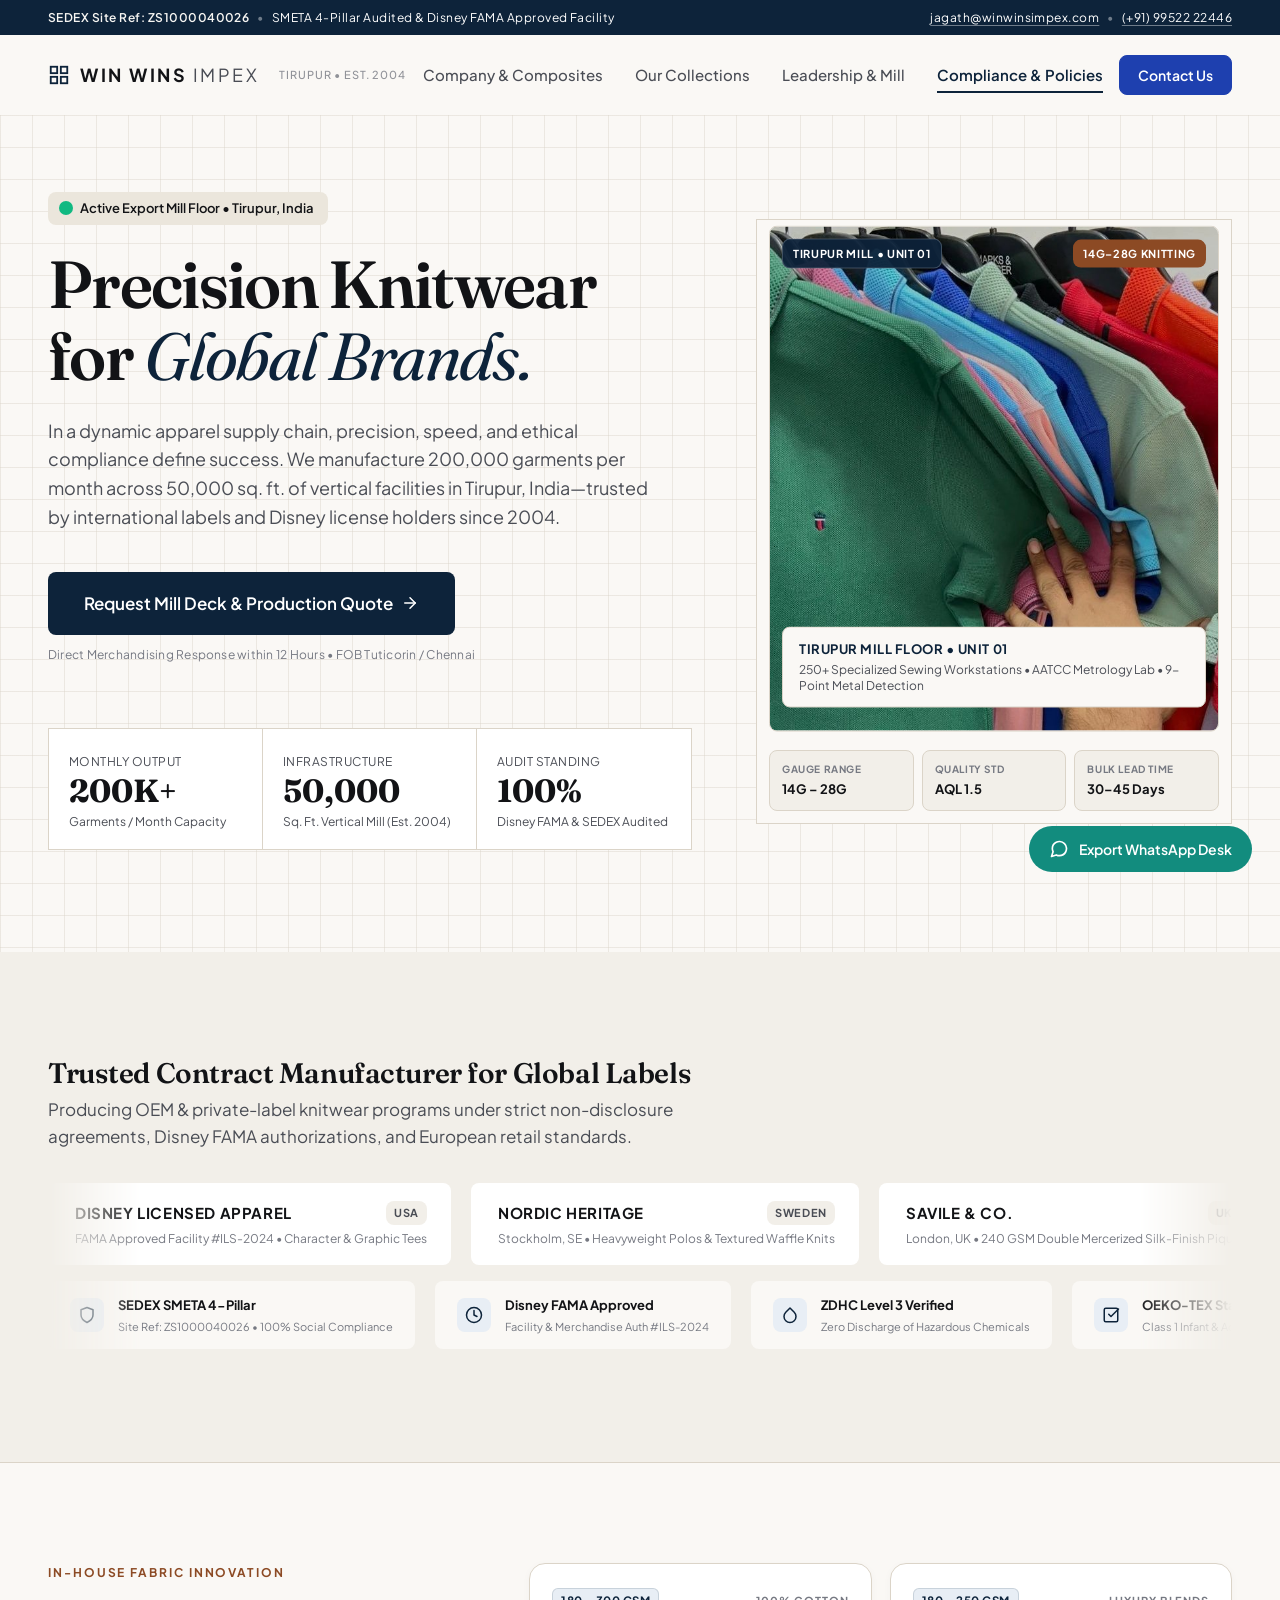
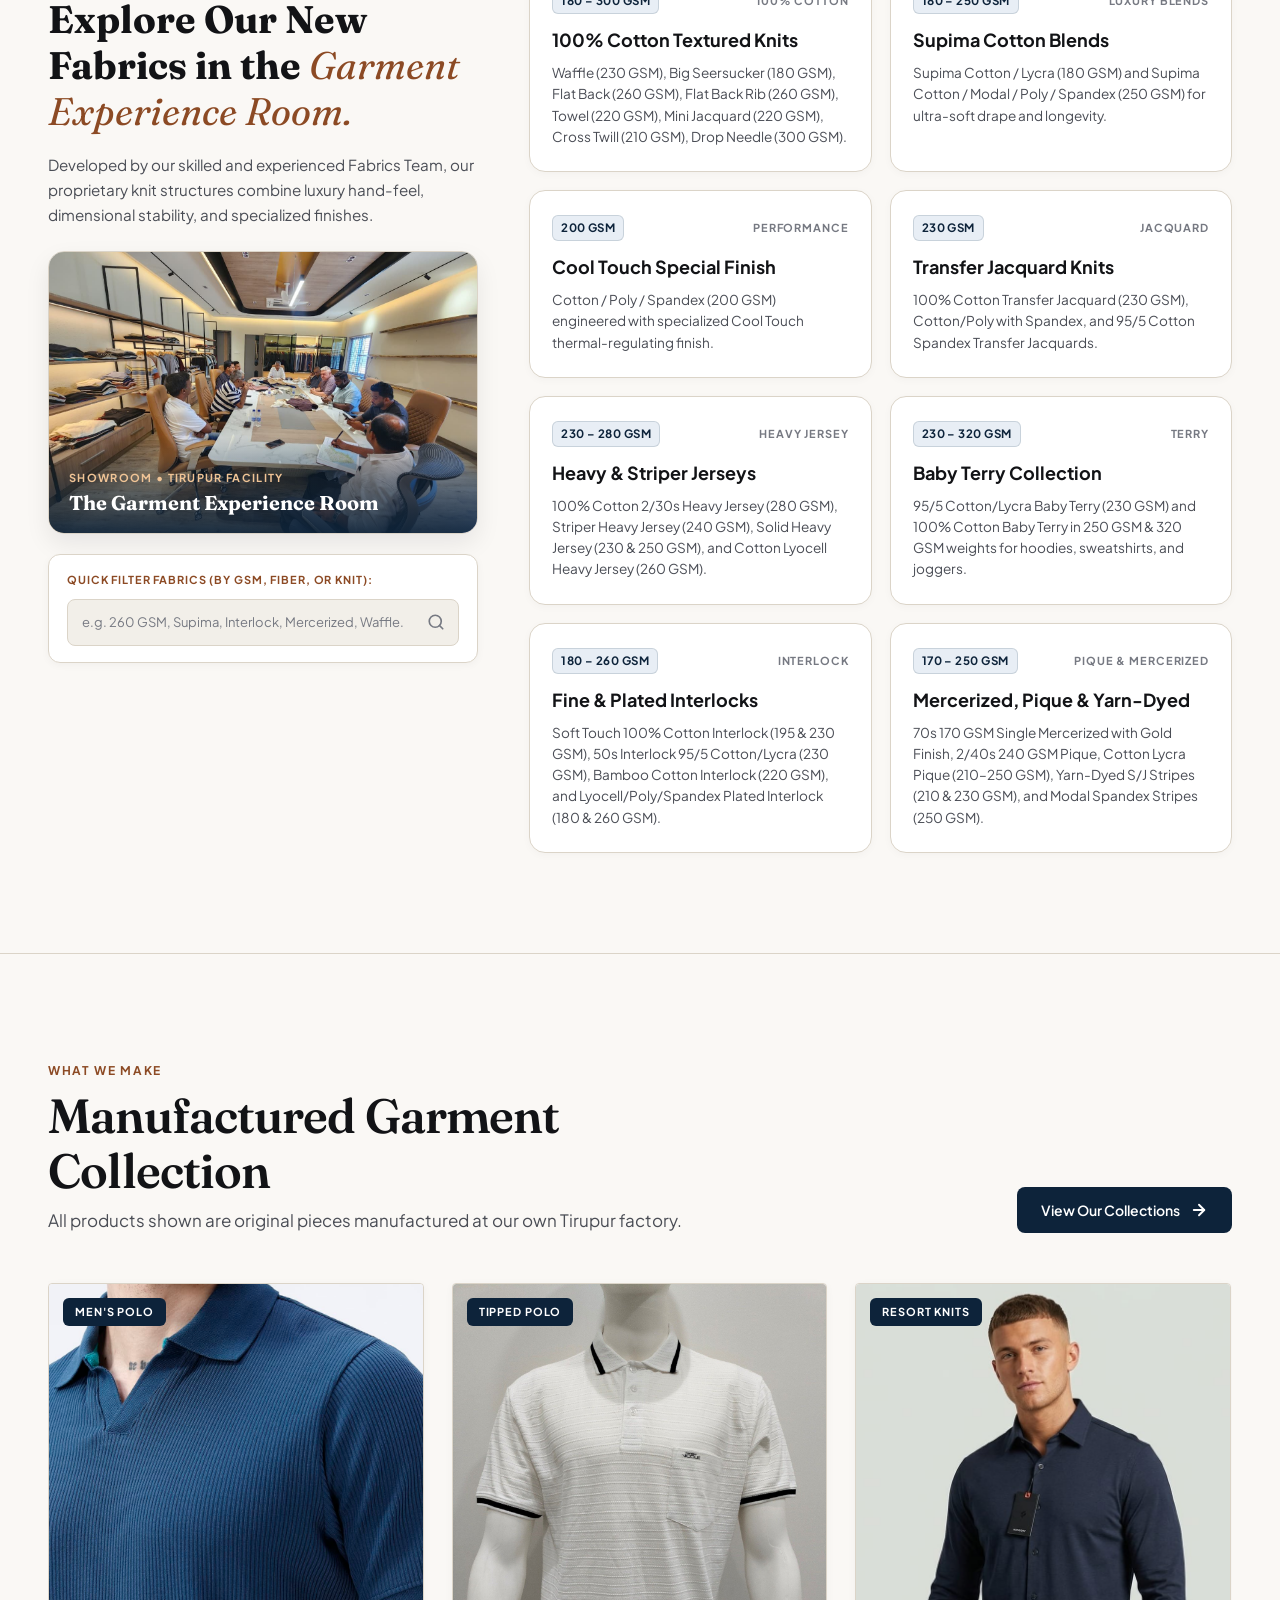
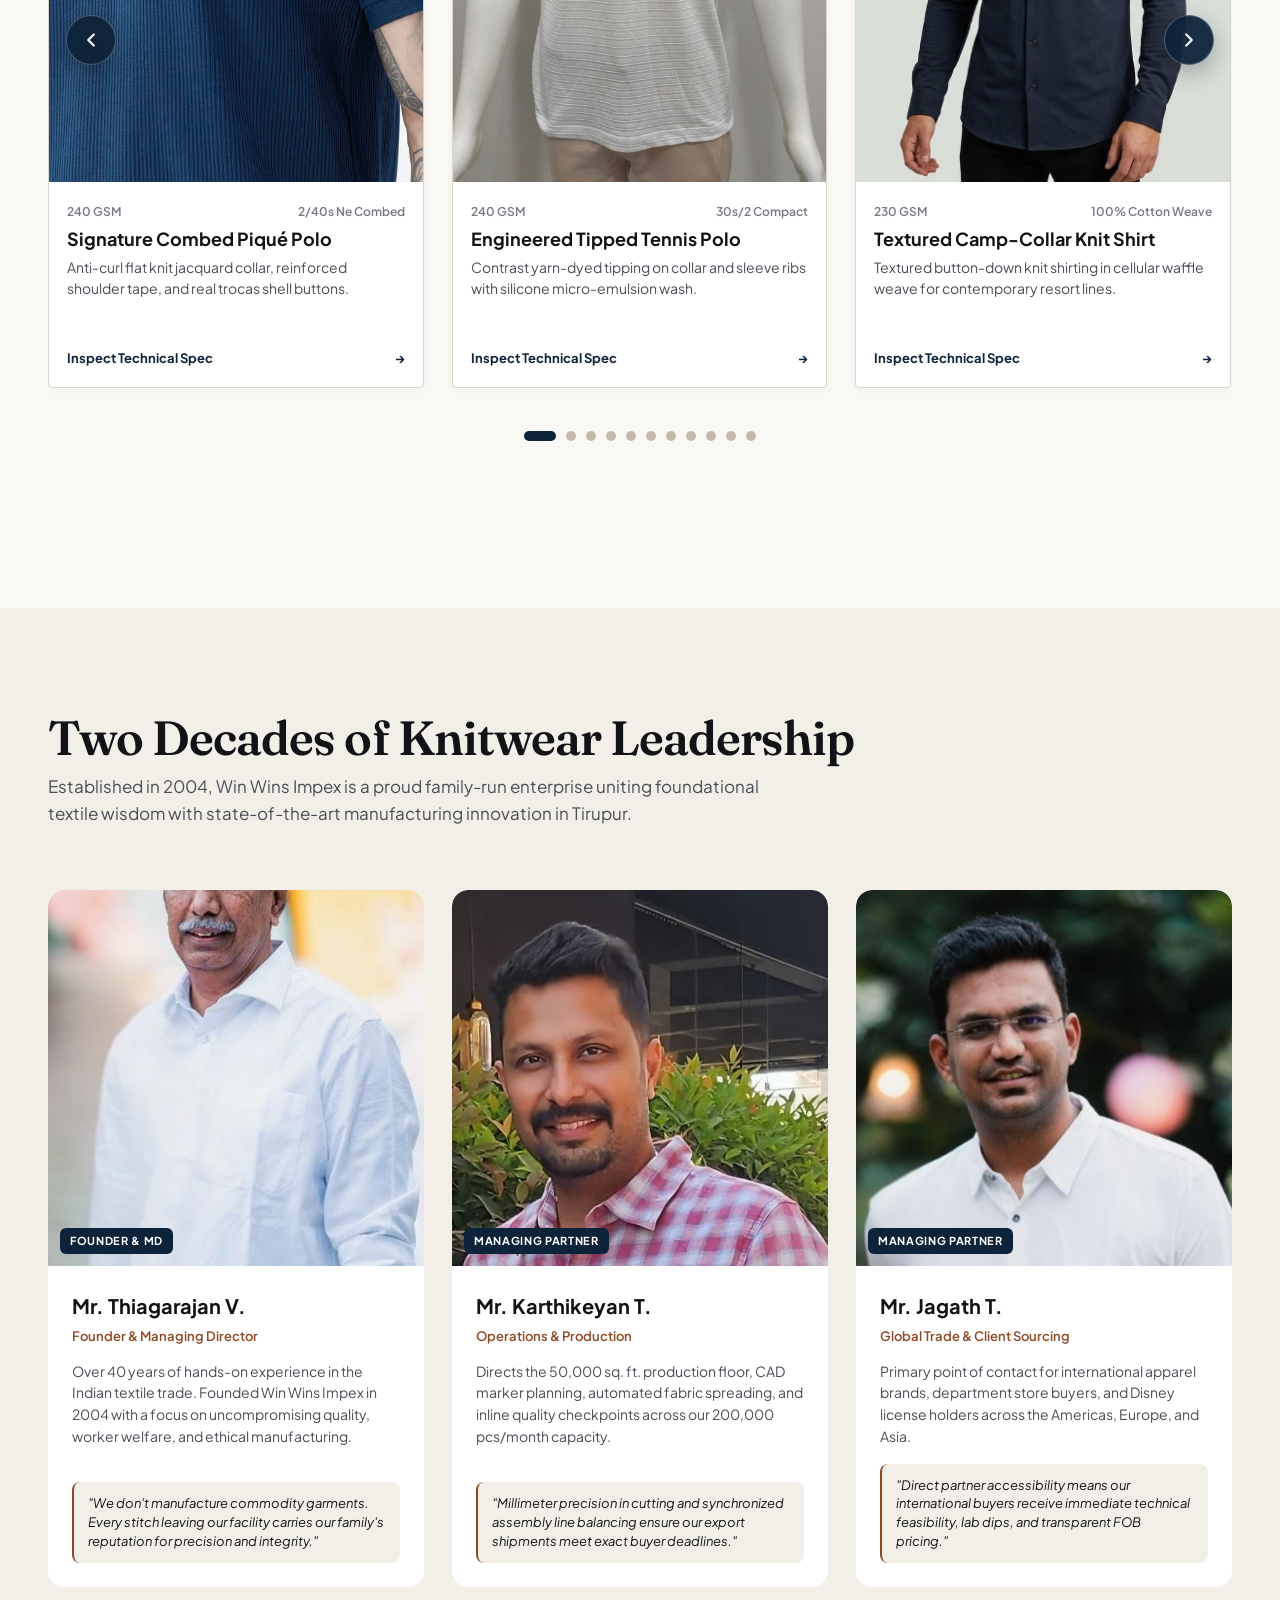
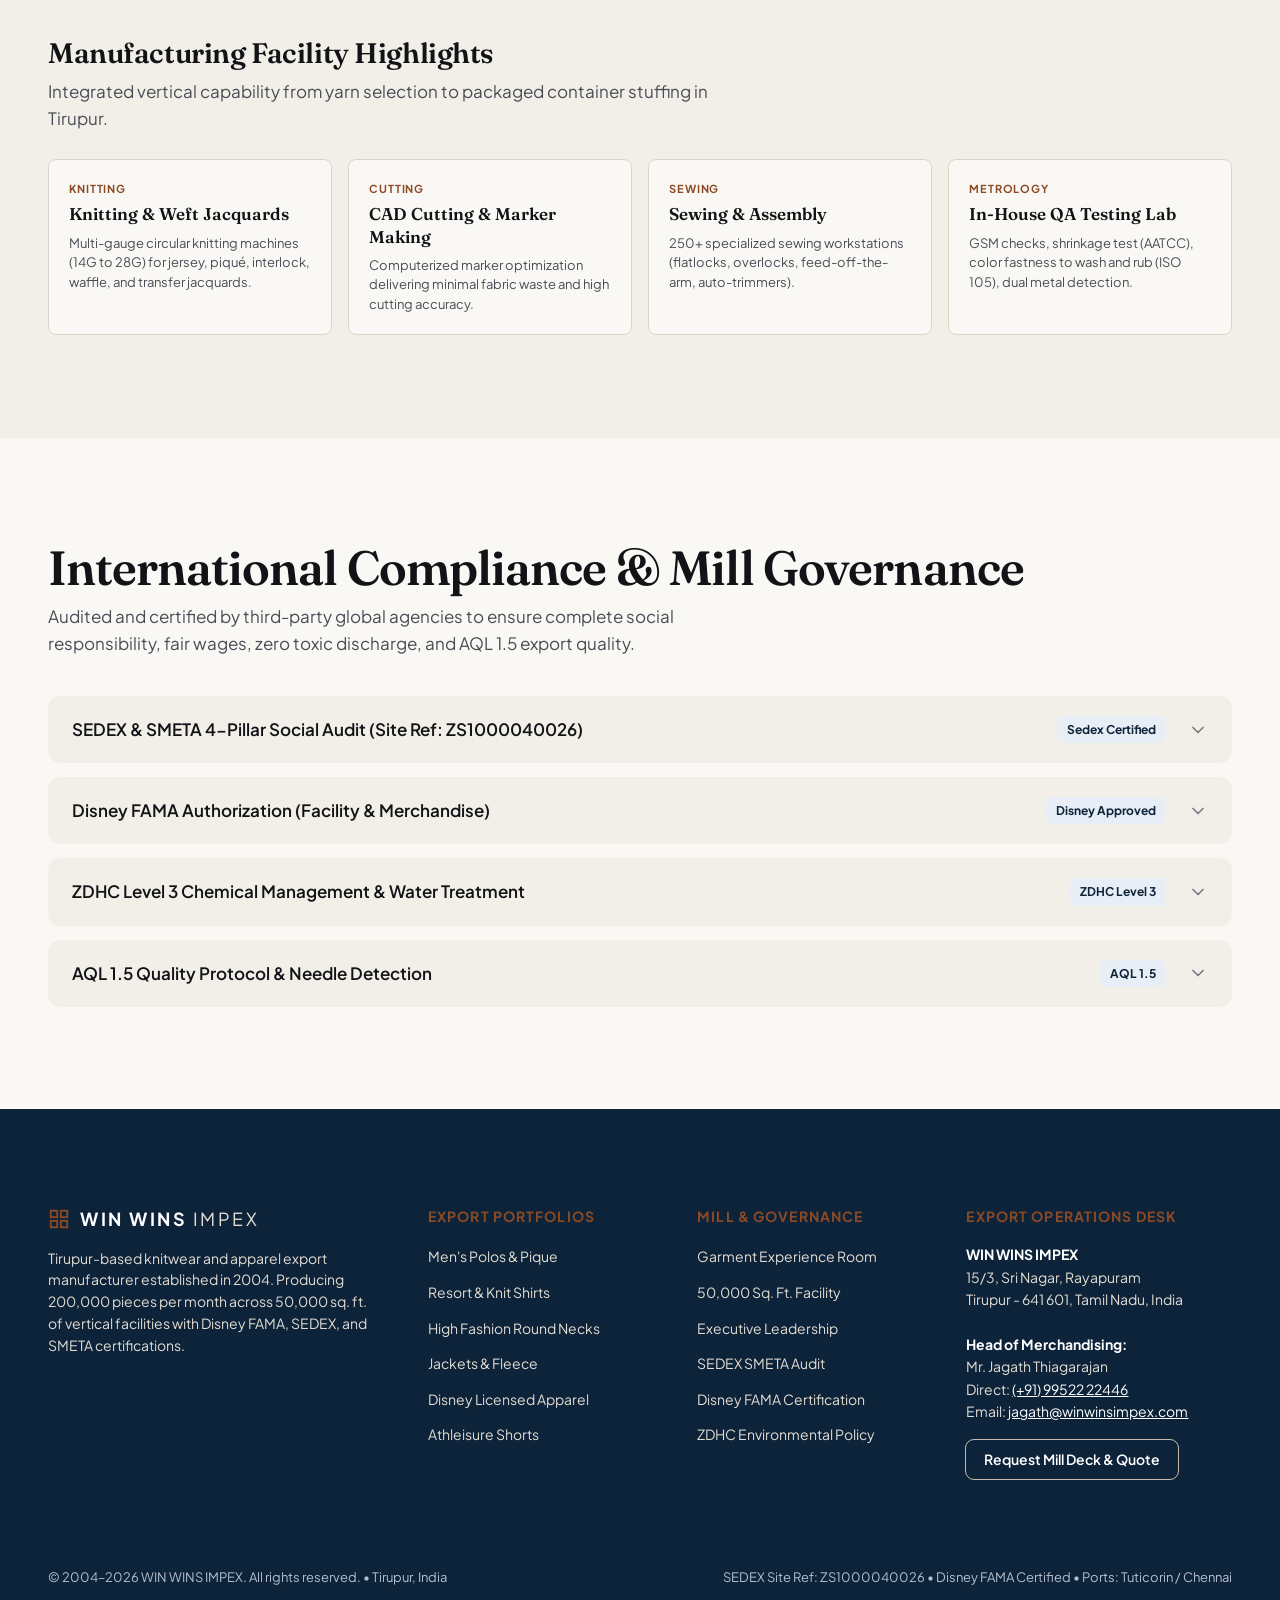
<file: index.html>
<!DOCTYPE html>
<html lang="en">
<head> 
  <meta charset="UTF-8">
  <meta name="viewport" content="width=device-width, initial-scale=1.0">
  <title>WIN WINS IMPEX — Premium Export Knitwear Manufacturer | Tirupur, India</title>
  <meta name="description" content="Established 2004 in Tirupur, India. SEDEX ZS1000040026, SMETA 4-Pillar and Disney FAMA certified knitwear exporter with 200,000 garments/month capacity across 50,000 sq. ft.">
  <link rel="preconnect" href="https://fonts.googleapis.com">
  <link rel="preconnect" href="https://fonts.gstatic.com" crossorigin>
  <link href="https://fonts.googleapis.com/css2?family=Fraunces:ital,opsz,wght@0,9..144,400;0,9..144,500;0,9..144,600;1,9..144,400&family=Plus+Jakarta+Sans:wght@300;400;500;600;700&display=swap" rel="stylesheet">
  <link rel="stylesheet" href="index.css">
</head>
<body>
  <!-- Top Accreditation & Contact Bar -->
  <aside class="top-announcement-bar" aria-label="Global Compliance Notice">
    <div class="container announcement-inner">
      <div class="announcement-left">
        <span class="cert-indicator">SEDEX Site Ref: ZS1000040026</span>
        <span class="announcement-sep">•</span>
        <span>SMETA 4-Pillar Audited & Disney FAMA Approved Facility</span>
      </div>
      <div class="announcement-right">
        <a href="mailto:jagath@winwinsimpex.com">jagath@winwinsimpex.com</a>
        <span class="announcement-sep">•</span>
        <a href="tel:+919952222446">(+91) 99522 22446</a>
      </div>
    </div>
  </aside>

  <!-- Site Header -->
  <header class="site-header" id="site-header">
    <div class="header-inner container">
      <a href="index.html" class="brand-wordmark" aria-label="Win Wins Impex Home">
        <svg class="wordmark-symbol" width="22" height="22" viewBox="0 0 24 24" fill="none" stroke="currentColor" stroke-width="2" stroke-linecap="square" aria-hidden="true">
          <rect x="3" y="3" width="7" height="7"></rect>
          <rect x="14" y="3" width="7" height="7"></rect>
          <rect x="14" y="14" width="7" height="7"></rect>
          <rect x="3" y="14" width="7" height="7"></rect>
        </svg>
        <span class="wordmark-text">WIN WINS <span>IMPEX</span></span>
        <span class="wordmark-sub">Tirupur • Est. 2004</span>
      </a>

      <nav class="desktop-nav" aria-label="Primary Navigation">
        <a href="#company" class="nav-link">Company & Composites</a>
        <a href="#collection" class="nav-link">Our Collections</a>
        <a href="#about" class="nav-link">Leadership & Mill</a>
        <a href="#policies" class="nav-link">Compliance & Policies</a>
      </nav>

      <div class="header-actions">
        <button type="button" class="btn btn-sm btn-header-contact" id="btn-header-inquiry">
          <span>Contact Us</span>
        </button>
      </div>
    </div>
    <!-- Scroll Progress Indicator -->
    <div class="scroll-progress-container" aria-hidden="true">
      <div class="scroll-progress-bar" id="scroll-progress-bar"></div>
    </div>
  </header>

  <main id="main-content">
    <!-- ======================================================== -->
    <!-- 1. HOMEPAGE — HERO SECTION (STRICT SINGLE CTA)           -->
    <!-- ======================================================== -->
    <section class="section-hero mill-grid-bg" id="hero" aria-labelledby="hero-title">
      <div class="container hero-layout">
        <div class="hero-content reveal-on-scroll">
          <div class="hero-badge">
            <span class="beacon-dot" aria-hidden="true"></span>
            <span>Active Export Mill Floor • Tirupur, India</span>
          </div>

          <h1 id="hero-title" class="hero-title">
            Precision Knitwear for <em>Global Brands.</em>
          </h1>

          <p class="hero-lead">
            In a dynamic apparel supply chain, precision, speed, and ethical compliance define success. We manufacture 200,000 garments per month across 50,000 sq. ft. of vertical facilities in Tirupur, India—trusted by international labels and Disney license holders since 2004.
          </p>

          <!-- STRICT SINGLE CALL TO ACTION -->
          <div class="hero-cta-wrapper">
            <button type="button" class="btn btn-primary btn-lg btn-shimmer" id="btn-hero-cta">
              <span>Request Mill Deck & Production Quote</span>
              <svg width="18" height="18" viewBox="0 0 24 24" fill="none" stroke="currentColor" stroke-width="2" stroke-linecap="round" stroke-linejoin="round" aria-hidden="true">
                <line x1="5" y1="12" x2="19" y2="12"></line>
                <polyline points="12 5 19 12 12 19"></polyline>
              </svg>
            </button>
            <p style="font-size: 0.75rem; color: var(--ink-faint); margin-top: 10px; letter-spacing: 0.02em;">
              Direct Merchandising Response within 12 Hours • FOB Tuticorin / Chennai
            </p>
          </div>

          <!-- Capacity Proof Metrics Divide Grid -->
          <div class="hero-metrics reveal-on-scroll reveal-delay-2">
            <div class="metric-card">
              <span class="metric-label">Monthly Output</span>
              <span class="metric-value" data-counter="200" data-suffix="K+">200K+</span>
              <span style="font-size: 0.75rem; color: var(--ink-soft); display: block; margin-top: 2px;">Garments / Month Capacity</span>
            </div>
            <div class="metric-card">
              <span class="metric-label">Infrastructure</span>
              <span class="metric-value" data-counter="50000" data-format="comma">50,000</span>
              <span style="font-size: 0.75rem; color: var(--ink-soft); display: block; margin-top: 2px;">Sq. Ft. Vertical Mill (Est. 2004)</span>
            </div>
            <div class="metric-card">
              <span class="metric-label">Audit Standing</span>
              <span class="metric-value" data-counter="100" data-suffix="%">100%</span>
              <span style="font-size: 0.75rem; color: var(--ink-soft); display: block; margin-top: 2px;">Disney FAMA & SEDEX Audited</span>
            </div>
          </div>
        </div>

        <div class="hero-visual reveal-on-scroll reveal-delay-3">
          <div class="hero-img-frame parallax-media" data-parallax-speed="0.05">
            <div class="hero-img-top-badges">
              <span class="hero-img-pill hero-img-pill-navy">TIRUPUR MILL • UNIT 01</span>
              <span class="hero-img-pill hero-img-pill-brass">14G–28G KNITTING</span>
            </div>
            <img src="assets/images/winwins_hero.jpg" alt="Win Wins Impex Manufacturing Mill Floor" loading="eager">
            <div class="hero-floating-card parallax-media" data-parallax-speed="-0.04">
              <strong style="display: block; font-size: 0.8125rem; text-transform: uppercase; letter-spacing: 0.04em; color: var(--accent); margin-bottom: 2px;">Tirupur Mill Floor • Unit 01</strong>
              <span style="font-size: 0.75rem; color: var(--ink-soft); line-height: 1.35; display: block;">250+ Specialized Sewing Workstations • AATCC Metrology Lab • 9-Point Metal Detection</span>
            </div>
          </div>
          <div class="hero-spec-strip">
            <div class="hero-spec-cell">
              <span class="hero-spec-cell-lbl">Gauge Range</span>
              <span class="hero-spec-cell-val">14G – 28G</span>
            </div>
            <div class="hero-spec-cell">
              <span class="hero-spec-cell-lbl">Quality Std</span>
              <span class="hero-spec-cell-val">AQL 1.5</span>
            </div>
            <div class="hero-spec-cell">
              <span class="hero-spec-cell-lbl">Bulk Lead Time</span>
              <span class="hero-spec-cell-val">30–45 Days</span>
            </div>
          </div>
        </div>
      </div>
    </section>

    <!-- ======================================================== -->
    <!-- 2. COMPANY DETAILS (CLIENT MARQUEE & COMPOSITES)         -->
    <!-- ======================================================== -->
    <section class="section-company-details" id="company" aria-labelledby="company-heading">
      <div class="container">
        <div class="client-showcase-header reveal-on-scroll">
          <h2 id="company-heading" class="section-title-sm">Trusted Contract Manufacturer for Global Labels</h2>
          <p class="section-subtitle" style="margin-top: 6px; margin-bottom: 24px;">
            Producing OEM & private-label knitwear programs under strict non-disclosure agreements, Disney FAMA authorizations, and European retail standards.
          </p>
        </div>

        <!-- Dual-Row Infinite Brand & Compliance Marquee with Edge Gradient Fade Masks -->
        <div class="marquee-container-styled" tabindex="0" aria-label="Global Client Programs & Accreditations">
          <!-- Row 1: Global Partner Labels (Scrolls Left) -->
          <div class="marquee-track-primary">
            <div class="client-brand-card">
              <div class="client-top-row">
                <span class="client-name">DISNEY LICENSED APPAREL</span>
                <span class="client-country-pill">USA</span>
              </div>
              <span class="client-market">FAMA Approved Facility #ILS-2024 • Character & Graphic Tees</span>
            </div>
            <div class="client-brand-card">
              <div class="client-top-row">
                <span class="client-name">NORDIC HERITAGE</span>
                <span class="client-country-pill">Sweden</span>
              </div>
              <span class="client-market">Stockholm, SE • Heavyweight Polos & Textured Waffle Knits</span>
            </div>
            <div class="client-brand-card">
              <div class="client-top-row">
                <span class="client-name">SAVILE & CO.</span>
                <span class="client-country-pill">UK</span>
              </div>
              <span class="client-market">London, UK • 240 GSM Double Mercerized Silk-Finish Piqué</span>
            </div>
            <div class="client-brand-card">
              <div class="client-top-row">
                <span class="client-name">MASSIMO CLOTHIERS</span>
                <span class="client-country-pill">Italy</span>
              </div>
              <span class="client-market">Milan, IT • 100% Long-Staple Supima Luxury Crews</span>
            </div>
            <div class="client-brand-card">
              <div class="client-top-row">
                <span class="client-name">MANHATTAN APPAREL GROUP</span>
                <span class="client-country-pill">USA</span>
              </div>
              <span class="client-market">New York, US • 420 GSM Streetwear Fleece Hoodies</span>
            </div>
            <div class="client-brand-card">
              <div class="client-top-row">
                <span class="client-name">PACIFIC GOODS CO.</span>
                <span class="client-country-pill">Japan</span>
              </div>
              <span class="client-market">Tokyo, JP • 320 GSM Unbrushed Diagonal Baby Terry</span>
            </div>
            <div class="client-brand-card">
              <div class="client-top-row">
                <span class="client-name">ALSTER & HANSE</span>
                <span class="client-country-pill">Germany</span>
              </div>
              <span class="client-market">Hamburg, DE • Certified Organic French Terry Athleisure</span>
            </div>
            <div class="client-brand-card">
              <div class="client-top-row">
                <span class="client-name">MELBOURNE ATHLETIC</span>
                <span class="client-country-pill">Australia</span>
              </div>
              <span class="client-market">Melbourne, AU • 200 GSM Cool Touch Performance Knits</span>
            </div>
            <!-- Duplicates for seamless infinite marquee -->
            <div class="client-brand-card" aria-hidden="true">
              <div class="client-top-row">
                <span class="client-name">DISNEY LICENSED APPAREL</span>
                <span class="client-country-pill">USA</span>
              </div>
              <span class="client-market">FAMA Approved Facility #ILS-2024 • Character & Graphic Tees</span>
            </div>
            <div class="client-brand-card" aria-hidden="true">
              <div class="client-top-row">
                <span class="client-name">NORDIC HERITAGE</span>
                <span class="client-country-pill">Sweden</span>
              </div>
              <span class="client-market">Stockholm, SE • Heavyweight Polos & Textured Waffle Knits</span>
            </div>
            <div class="client-brand-card" aria-hidden="true">
              <div class="client-top-row">
                <span class="client-name">SAVILE & CO.</span>
                <span class="client-country-pill">UK</span>
              </div>
              <span class="client-market">London, UK • 240 GSM Double Mercerized Silk-Finish Piqué</span>
            </div>
            <div class="client-brand-card" aria-hidden="true">
              <div class="client-top-row">
                <span class="client-name">MASSIMO CLOTHIERS</span>
                <span class="client-country-pill">Italy</span>
              </div>
              <span class="client-market">Milan, IT • 100% Long-Staple Supima Luxury Crews</span>
            </div>
            <div class="client-brand-card" aria-hidden="true">
              <div class="client-top-row">
                <span class="client-name">MANHATTAN APPAREL GROUP</span>
                <span class="client-country-pill">USA</span>
              </div>
              <span class="client-market">New York, US • 420 GSM Streetwear Fleece Hoodies</span>
            </div>
            <div class="client-brand-card" aria-hidden="true">
              <div class="client-top-row">
                <span class="client-name">PACIFIC GOODS CO.</span>
                <span class="client-country-pill">Japan</span>
              </div>
              <span class="client-market">Tokyo, JP • 320 GSM Unbrushed Diagonal Baby Terry</span>
            </div>
          </div>

          <!-- Row 2: Audited Compliance & Mill Standards (Scrolls Right / Reverse) -->
          <div class="marquee-track-secondary">
            <div class="compliance-seal-card">
              <div class="seal-icon-box">
                <svg width="18" height="18" viewBox="0 0 24 24" fill="none" stroke="currentColor" stroke-width="2" stroke-linecap="round" stroke-linejoin="round"><path d="M12 22s8-4 8-10V5l-8-3-8 3v7c0 6 8 10 8 10z"></path></svg>
              </div>
              <div class="seal-text-content">
                <span class="seal-title">SEDEX SMETA 4-Pillar</span>
                <span class="seal-desc">Site Ref: ZS1000040026 • 100% Social Compliance</span>
              </div>
            </div>
            <div class="compliance-seal-card">
              <div class="seal-icon-box">
                <svg width="18" height="18" viewBox="0 0 24 24" fill="none" stroke="currentColor" stroke-width="2" stroke-linecap="round" stroke-linejoin="round"><circle cx="12" cy="12" r="10"></circle><polyline points="12 6 12 12 16 14"></polyline></svg>
              </div>
              <div class="seal-text-content">
                <span class="seal-title">Disney FAMA Approved</span>
                <span class="seal-desc">Facility & Merchandise Auth #ILS-2024</span>
              </div>
            </div>
            <div class="compliance-seal-card">
              <div class="seal-icon-box">
                <svg width="18" height="18" viewBox="0 0 24 24" fill="none" stroke="currentColor" stroke-width="2" stroke-linecap="round" stroke-linejoin="round"><path d="M12 2.69l5.66 5.66a8 8 0 1 1-11.31 0z"></path></svg>
              </div>
              <div class="seal-text-content">
                <span class="seal-title">ZDHC Level 3 Verified</span>
                <span class="seal-desc">Zero Discharge of Hazardous Chemicals</span>
              </div>
            </div>
            <div class="compliance-seal-card">
              <div class="seal-icon-box">
                <svg width="18" height="18" viewBox="0 0 24 24" fill="none" stroke="currentColor" stroke-width="2" stroke-linecap="round" stroke-linejoin="round"><rect x="3" y="3" width="18" height="18" rx="2" ry="2"></rect><polyline points="9 11 12 14 22 4"></polyline></svg>
              </div>
              <div class="seal-text-content">
                <span class="seal-title">OEKO-TEX Standard 100</span>
                <span class="seal-desc">Class 1 Infant & Adult Safe Eco-Dyes</span>
              </div>
            </div>
            <div class="compliance-seal-card">
              <div class="seal-icon-box">
                <svg width="18" height="18" viewBox="0 0 24 24" fill="none" stroke="currentColor" stroke-width="2" stroke-linecap="round" stroke-linejoin="round"><path d="M22 11.08V12a10 10 0 1 1-5.93-9.14"></path><polyline points="22 4 12 14.01 9 11.01"></polyline></svg>
              </div>
              <div class="seal-text-content">
                <span class="seal-title">AQL 1.5 Quality Protocol</span>
                <span class="seal-desc">Dual 9-Point Calibrated Needle Detection</span>
              </div>
            </div>
            <div class="compliance-seal-card">
              <div class="seal-icon-box">
                <svg width="18" height="18" viewBox="0 0 24 24" fill="none" stroke="currentColor" stroke-width="2" stroke-linecap="round" stroke-linejoin="round"><path d="M21 16V8a2 2 0 0 0-1-1.73l-7-4a2 2 0 0 0-2 0l-7 4A2 2 0 0 0 3 8v8a2 2 0 0 0 1 1.73l7 4a2 2 0 0 0 2 0l7-4A2 2 0 0 0 21 16z"></path></svg>
              </div>
              <div class="seal-text-content">
                <span class="seal-title">ZLD Water Neutral Mill</span>
                <span class="seal-desc">95%+ Recycled Water via RO CETP</span>
              </div>
            </div>
            <!-- Duplicates for seamless infinite marquee -->
            <div class="compliance-seal-card" aria-hidden="true">
              <div class="seal-icon-box">
                <svg width="18" height="18" viewBox="0 0 24 24" fill="none" stroke="currentColor" stroke-width="2" stroke-linecap="round" stroke-linejoin="round"><path d="M12 22s8-4 8-10V5l-8-3-8 3v7c0 6 8 10 8 10z"></path></svg>
              </div>
              <div class="seal-text-content">
                <span class="seal-title">SEDEX SMETA 4-Pillar</span>
                <span class="seal-desc">Site Ref: ZS1000040026 • 100% Social Compliance</span>
              </div>
            </div>
            <div class="compliance-seal-card" aria-hidden="true">
              <div class="seal-icon-box">
                <svg width="18" height="18" viewBox="0 0 24 24" fill="none" stroke="currentColor" stroke-width="2" stroke-linecap="round" stroke-linejoin="round"><circle cx="12" cy="12" r="10"></circle><polyline points="12 6 12 12 16 14"></polyline></svg>
              </div>
              <div class="seal-text-content">
                <span class="seal-title">Disney FAMA Approved</span>
                <span class="seal-desc">Facility & Merchandise Auth #ILS-2024</span>
              </div>
            </div>
            <div class="compliance-seal-card" aria-hidden="true">
              <div class="seal-icon-box">
                <svg width="18" height="18" viewBox="0 0 24 24" fill="none" stroke="currentColor" stroke-width="2" stroke-linecap="round" stroke-linejoin="round"><path d="M12 2.69l5.66 5.66a8 8 0 1 1-11.31 0z"></path></svg>
              </div>
              <div class="seal-text-content">
                <span class="seal-title">ZDHC Level 3 Verified</span>
                <span class="seal-desc">Zero Discharge of Hazardous Chemicals</span>
              </div>
            </div>
          </div>
        </div>
      </div>
    </section>

    <!-- ======================================================== -->
    <!-- 2B. FABRIC COMPOSITES & MATERIAL INNOVATIONS (DARK THEME) -->
    <!-- Recreated directly from UI Design Reference               -->
    <!-- ======================================================== -->
    <section class="fabric-innovations-showcase" id="fabric-innovations" aria-labelledby="fabric-innovations-heading">
      <div class="container">
        <div class="ref-composite-layout">
          <!-- Left Column (Sticky to eliminate dead space during scroll) -->
          <div class="ref-composite-left-sticky">
            <span class="ref-program-indicator">IN-HOUSE FABRIC INNOVATION</span>
            <h2 id="fabric-innovations-heading" class="ref-main-title">
              Explore Our New Fabrics in the <em>Garment Experience Room.</em>
            </h2>
            <p class="ref-main-desc">
              Developed by our skilled and experienced Fabrics Team, our proprietary knit structures combine luxury hand-feel, dimensional stability, and specialized finishes.
            </p>

            <!-- Showroom Experience Room Media Card (Clickable to open inquiry/showroom booking) -->
            <div class="experience-room-showcase-card" id="btn-book-showroom" role="button" tabindex="0" aria-label="Book Private Appointment at The Garment Experience Room">
              <div class="experience-room-media">
                <img src="assets/images/winwins_experience_room.jpg" alt="Win Wins Impex Garment Experience Room Showroom" loading="lazy">
                <div class="experience-room-overlay">
                  <span class="experience-overlay-tag">SHOWROOM • TIRUPUR FACILITY</span>
                  <h3 class="experience-overlay-title">The Garment Experience Room</h3>
                </div>
              </div>
            </div>

            <!-- Quick Filter Fabrics Search Box -->
            <div class="composite-quick-filter-box">
              <label for="composite-search-input" class="quick-filter-label">QUICK FILTER FABRICS (BY GSM, FIBER, OR KNIT):</label>
              <div class="quick-filter-input-wrap">
                <input 
                  type="search" 
                  id="composite-search-input" 
                  class="quick-filter-input" 
                  placeholder="e.g. 260 GSM, Supima, Interlock, Mercerized, Waffle..." 
                  aria-label="Quick Filter Fabrics"
                >
                <svg class="quick-filter-icon" width="18" height="18" viewBox="0 0 24 24" fill="none" stroke="currentColor" stroke-width="2.2" stroke-linecap="round" stroke-linejoin="round" aria-hidden="true">
                  <circle cx="11" cy="11" r="8"></circle>
                  <line x1="21" y1="21" x2="16.65" y2="16.65"></line>
                </svg>
              </div>
            </div>
          </div>

          <!-- Right Column: 2-column Grid of 8 Reference Fabric Cards -->
          <div class="ref-composite-grid">
            <!-- Card 1 -->
            <div class="composite-item-card ref-composite-card" data-category="cotton">
              <div class="ref-card-header">
                <span class="ref-gsm-pill">180 – 300 GSM</span>
                <span class="ref-category-tag">100% COTTON</span>
              </div>
              <h3 class="ref-composite-title">100% Cotton Textured Knits</h3>
              <p class="ref-composite-desc">
                Waffle (230 GSM), Big Seersucker (180 GSM), Flat Back (260 GSM), Flat Back Rib (260 GSM), Towel (220 GSM), Mini Jacquard (220 GSM), Cross Twill (210 GSM), Drop Needle (300 GSM).
              </p>
            </div>

            <!-- Card 2 -->
            <div class="composite-item-card ref-composite-card" data-category="supima">
              <div class="ref-card-header">
                <span class="ref-gsm-pill">180 – 250 GSM</span>
                <span class="ref-category-tag">LUXURY BLENDS</span>
              </div>
              <h3 class="ref-composite-title">Supima Cotton Blends</h3>
              <p class="ref-composite-desc">
                Supima Cotton / Lycra (180 GSM) and Supima Cotton / Modal / Poly / Spandex (250 GSM) for ultra-soft drape and longevity.
              </p>
            </div>

            <!-- Card 3 -->
            <div class="composite-item-card ref-composite-card" data-category="performance">
              <div class="ref-card-header">
                <span class="ref-gsm-pill">200 GSM</span>
                <span class="ref-category-tag">PERFORMANCE</span>
              </div>
              <h3 class="ref-composite-title">Cool Touch Special Finish</h3>
              <p class="ref-composite-desc">
                Cotton / Poly / Spandex (200 GSM) engineered with specialized Cool Touch thermal-regulating finish.
              </p>
            </div>

            <!-- Card 4 -->
            <div class="composite-item-card ref-composite-card" data-category="jacquard">
              <div class="ref-card-header">
                <span class="ref-gsm-pill">230 GSM</span>
                <span class="ref-category-tag">JACQUARD</span>
              </div>
              <h3 class="ref-composite-title">Transfer Jacquard Knits</h3>
              <p class="ref-composite-desc">
                100% Cotton Transfer Jacquard (230 GSM), Cotton/Poly with Spandex, and 95/5 Cotton Spandex Transfer Jacquards.
              </p>
            </div>

            <!-- Card 5 -->
            <div class="composite-item-card ref-composite-card" data-category="cotton">
              <div class="ref-card-header">
                <span class="ref-gsm-pill">230 – 280 GSM</span>
                <span class="ref-category-tag">HEAVY JERSEY</span>
              </div>
              <h3 class="ref-composite-title">Heavy &amp; Striper Jerseys</h3>
              <p class="ref-composite-desc">
                100% Cotton 2/30s Heavy Jersey (280 GSM), Striper Heavy Jersey (240 GSM), Solid Heavy Jersey (230 &amp; 250 GSM), and Cotton Lyocell Heavy Jersey (260 GSM).
              </p>
            </div>

            <!-- Card 6 -->
            <div class="composite-item-card ref-composite-card" data-category="fleece">
              <div class="ref-card-header">
                <span class="ref-gsm-pill">230 – 320 GSM</span>
                <span class="ref-category-tag">TERRY</span>
              </div>
              <h3 class="ref-composite-title">Baby Terry Collection</h3>
              <p class="ref-composite-desc">
                95/5 Cotton/Lycra Baby Terry (230 GSM) and 100% Cotton Baby Terry in 250 GSM &amp; 320 GSM weights for hoodies, sweatshirts, and joggers.
              </p>
            </div>

            <!-- Card 7 -->
            <div class="composite-item-card ref-composite-card" data-category="cotton">
              <div class="ref-card-header">
                <span class="ref-gsm-pill">180 – 260 GSM</span>
                <span class="ref-category-tag">INTERLOCK</span>
              </div>
              <h3 class="ref-composite-title">Fine &amp; Plated Interlocks</h3>
              <p class="ref-composite-desc">
                Soft Touch 100% Cotton Interlock (195 &amp; 230 GSM), 50s Interlock 95/5 Cotton/Lycra (230 GSM), Bamboo Cotton Interlock (220 GSM), and Lyocell/Poly/Spandex Plated Interlock (180 &amp; 260 GSM).
              </p>
            </div>

            <!-- Card 8 -->
            <div class="composite-item-card ref-composite-card" data-category="supima">
              <div class="ref-card-header">
                <span class="ref-gsm-pill">170 – 250 GSM</span>
                <span class="ref-category-tag">PIQUE &amp; MERCERIZED</span>
              </div>
              <h3 class="ref-composite-title">Mercerized, Pique &amp; Yarn-Dyed</h3>
              <p class="ref-composite-desc">
                70s 170 GSM Single Mercerized with Gold Finish, 2/40s 240 GSM Pique, Cotton Lycra Pique (210–250 GSM), Yarn-Dyed S/J Stripes (210 &amp; 230 GSM), and Modal Spandex Stripes (250 GSM).
              </p>
            </div>
          </div>
        </div>
      </div>
    </section>

    <!-- ======================================================== -->
    <!-- 3. PRODUCT COLLECTION CAROUSEL (SCALABLE ARCHITECTURE)   -->
    <!-- ======================================================== -->
    <section class="section-collection" id="collection" aria-labelledby="collection-heading">
      <div class="container">
        <div class="collection-header-row reveal-on-scroll">
          <div class="collection-header-text">
            <span class="collection-origin-tag">WHAT WE MAKE</span>
            <h2 id="collection-heading" class="section-title">Manufactured Garment Collection</h2>
            <p class="section-subtitle" style="margin-top: 6px;">All products shown are original pieces manufactured at our own Tirupur factory.</p>
          </div>
          <div class="collection-header-cta">
            <a href="collection.html" class="btn btn-view-collections">
              <span>View Our Collections</span>
              <svg width="18" height="18" viewBox="0 0 24 24" fill="none" stroke="currentColor" stroke-width="2.5" stroke-linecap="round" stroke-linejoin="round" aria-hidden="true">
                <line x1="5" y1="12" x2="19" y2="12"></line>
                <polyline points="12 5 19 12 12 19"></polyline>
              </svg>
            </a>
          </div>
        </div>

        <!-- Touch & Drag Product Carousel Viewport with Edge Overlay Navigation Controls -->
        <div class="product-carousel-viewport" id="product-carousel-viewport" aria-label="Garment Collection Carousel">
          <!-- Edge Overlay Navigation Controls (Vertically Centered along Left & Right Edges) -->
          <button type="button" class="carousel-nav-overlay prev" id="carousel-prev" aria-label="Previous Garment">
            <svg width="22" height="22" viewBox="0 0 24 24" fill="none" stroke="currentColor" stroke-width="2.5" stroke-linecap="round" stroke-linejoin="round">
              <polyline points="15 18 9 12 15 6"></polyline>
            </svg>
          </button>
          <button type="button" class="carousel-nav-overlay next" id="carousel-next" aria-label="Next Garment">
            <svg width="22" height="22" viewBox="0 0 24 24" fill="none" stroke="currentColor" stroke-width="2.5" stroke-linecap="round" stroke-linejoin="round">
              <polyline points="9 18 15 12 9 6"></polyline>
            </svg>
          </button>

          <div class="product-carousel-track" id="product-carousel-track">
            <!-- Product 1: Signature Polo -->
            <article class="product-card" data-category="polos" data-product-id="polos" tabindex="0" role="button" aria-haspopup="dialog">
              <div class="product-card-media">
                <img src="assets/images/prod_polo_signature.jpg" alt="Signature Combed Piqué Polo" loading="lazy">
                <span class="product-badge">Men's Polo</span>
              </div>
              <div class="product-card-body">
                <div class="product-meta-row">
                  <span>240 GSM</span>
                  <span>2/40s Ne Combed</span>
                </div>
                <h3 class="product-title">Signature Combed Piqué Polo</h3>
                <p class="product-desc">Anti-curl flat knit jacquard collar, reinforced shoulder tape, and real trocas shell buttons.</p>
                <div class="product-action-bar">
                  <span>Inspect Technical Spec</span>
                  <span>&rarr;</span>
                </div>
              </div>
            </article>

            <!-- Product 2: Tipped Tennis Polo -->
            <article class="product-card" data-category="polos" data-product-id="polos-tipped" tabindex="0" role="button" aria-haspopup="dialog">
              <div class="product-card-media">
                <img src="assets/images/prod_polo_tipped.jpg" alt="Engineered Tipped Tennis Polo" loading="lazy">
                <span class="product-badge">Tipped Polo</span>
              </div>
              <div class="product-card-body">
                <div class="product-meta-row">
                  <span>240 GSM</span>
                  <span>30s/2 Compact</span>
                </div>
                <h3 class="product-title">Engineered Tipped Tennis Polo</h3>
                <p class="product-desc">Contrast yarn-dyed tipping on collar and sleeve ribs with silicone micro-emulsion wash.</p>
                <div class="product-action-bar">
                  <span>Inspect Technical Spec</span>
                  <span>&rarr;</span>
                </div>
              </div>
            </article>

            <!-- Product 3: Knitted Shirt -->
            <article class="product-card" data-category="knitshirts" data-product-id="knitshirts" tabindex="0" role="button" aria-haspopup="dialog">
              <div class="product-card-media">
                <img src="assets/images/prod_knit_shirt.jpg" alt="Textured Camp-Collar Knit Shirt" loading="lazy">
                <span class="product-badge">Resort Knits</span>
              </div>
              <div class="product-card-body">
                <div class="product-meta-row">
                  <span>230 GSM</span>
                  <span>100% Cotton Weave</span>
                </div>
                <h3 class="product-title">Textured Camp-Collar Knit Shirt</h3>
                <p class="product-desc">Textured button-down knit shirting in cellular waffle weave for contemporary resort lines.</p>
                <div class="product-action-bar">
                  <span>Inspect Technical Spec</span>
                  <span>&rarr;</span>
                </div>
              </div>
            </article>

            <!-- Product 4: Seersucker Button-Down -->
            <article class="product-card" data-category="knitshirts" data-product-id="knitshirts-button" tabindex="0" role="button" aria-haspopup="dialog">
              <div class="product-card-media">
                <img src="assets/images/prod_knit_button.jpg" alt="Big Seersucker Button-Down Shirt" loading="lazy">
                <span class="product-badge">Seersucker</span>
              </div>
              <div class="product-card-body">
                <div class="product-meta-row">
                  <span>230 GSM</span>
                  <span>Transfer Jacquard</span>
                </div>
                <h3 class="product-title">Big Seersucker Button-Down</h3>
                <p class="product-desc">Raised puckered surface ridges keep fabric elevated off the skin for superior airflow in warm weather.</p>
                <div class="product-action-bar">
                  <span>Inspect Technical Spec</span>
                  <span>&rarr;</span>
                </div>
              </div>
            </article>

            <!-- Product 5: Heavyweight Crewneck -->
            <article class="product-card" data-category="roundneck" data-product-id="roundneck" tabindex="0" role="button" aria-haspopup="dialog">
              <div class="product-card-media">
                <img src="assets/images/prod_roundneck_crew.png" alt="High Fashion Heavyweight Crewneck" loading="lazy">
                <span class="product-badge">Heavy Jersey</span>
              </div>
              <div class="product-card-body">
                <div class="product-meta-row">
                  <span>260 GSM</span>
                  <span>2/30s Heavy Jersey</span>
                </div>
                <h3 class="product-title">High Fashion Heavyweight Crew</h3>
                <p class="product-desc">Heavyweight single jersey with compact 1x1 rib collar, drop-shoulder cut, and zero torquing.</p>
                <div class="product-action-bar">
                  <span>Inspect Technical Spec</span>
                  <span>&rarr;</span>
                </div>
              </div>
            </article>

            <!-- Product 6: Graphic Tee -->
            <article class="product-card" data-category="roundneck" data-product-id="roundneck-graphic" tabindex="0" role="button" aria-haspopup="dialog">
              <div class="product-card-media">
                <img src="assets/images/prod_roundneck_graphic.jpg" alt="Placement Graphic Streetwear Tee" loading="lazy">
                <span class="product-badge">Graphic Program</span>
              </div>
              <div class="product-card-body">
                <div class="product-meta-row">
                  <span>240 GSM</span>
                  <span>Bio-Polished Cotton</span>
                </div>
                <h3 class="product-title">Placement Graphic Streetwear Tee</h3>
                <p class="product-desc">Screen printed in our in-house automatic carousel printing facility with PVC-free water-based inks.</p>
                <div class="product-action-bar">
                  <span>Inspect Technical Spec</span>
                  <span>&rarr;</span>
                </div>
              </div>
            </article>

            <!-- Product 7: Hoodie Fleece -->
            <article class="product-card" data-category="outerwear" data-product-id="hoodie" tabindex="0" role="button" aria-haspopup="dialog">
              <div class="product-card-media">
                <img src="assets/images/prod_hoodie_fleece.jpg" alt="Brushed Heavyweight Fleece Hoodie" loading="lazy">
                <span class="product-badge">Baby Terry</span>
              </div>
              <div class="product-card-body">
                <div class="product-meta-row">
                  <span>320 GSM</span>
                  <span>100% Cotton Baby Terry</span>
                </div>
                <h3 class="product-title">Heavyweight Fleece Hoodies</h3>
                <p class="product-desc">Diagonal loopback baby terry with velvety peach-brushed interior and 3-panel hood construction.</p>
                <div class="product-action-bar">
                  <span>Inspect Technical Spec</span>
                  <span>&rarr;</span>
                </div>
              </div>
            </article>

            <!-- Product 8: Full-Zip Track Jacket -->
            <article class="product-card" data-category="outerwear" data-product-id="jacket" tabindex="0" role="button" aria-haspopup="dialog">
              <div class="product-card-media">
                <img src="assets/images/prod_jacket_zip.jpg" alt="Bonded Interlock Full-Zip Track Jacket" loading="lazy">
                <span class="product-badge">Interlock Jacket</span>
              </div>
              <div class="product-card-body">
                <div class="product-meta-row">
                  <span>300 GSM</span>
                  <span>Double Interlock</span>
                </div>
                <h3 class="product-title">Bonded Interlock Track Jacket</h3>
                <p class="product-desc">Technical knit track jacket featuring YKK metal-tooth dual zippers and ergonomic raglan sleeves.</p>
                <div class="product-action-bar">
                  <span>Inspect Technical Spec</span>
                  <span>&rarr;</span>
                </div>
              </div>
            </article>

            <!-- Product 9: Raglan Sweatshirt -->
            <article class="product-card" data-category="outerwear" data-product-id="sweatshirt" tabindex="0" role="button" aria-haspopup="dialog">
              <div class="product-card-media">
                <img src="assets/images/prod_sweatshirt_crew.jpg" alt="Classic Raglan Loopback Sweatshirt" loading="lazy">
                <span class="product-badge">French Terry</span>
              </div>
              <div class="product-card-body">
                <div class="product-meta-row">
                  <span>280 GSM</span>
                  <span>100% Combed Cotton</span>
                </div>
                <h3 class="product-title">Classic Raglan Sweatshirt</h3>
                <p class="product-desc">Archival crewneck featuring triangular ribbed V-insert at neck, coverstitch seam details, and heavyweight rib cuffs.</p>
                <div class="product-action-bar">
                  <span>Inspect Technical Spec</span>
                  <span>&rarr;</span>
                </div>
              </div>
            </article>

            <!-- Product 10: Disney Character Tee -->
            <article class="product-card" data-category="disney" data-product-id="disney" tabindex="0" role="button" aria-haspopup="dialog">
              <div class="product-card-media">
                <img src="assets/images/prod_disney_tee.jpg" alt="Disney Licensed Character Tee" loading="lazy">
                <span class="product-badge">Disney FAMA</span>
              </div>
              <div class="product-card-body">
                <div class="product-meta-row">
                  <span>180 GSM</span>
                  <span>30s Combed Cotton</span>
                </div>
                <h3 class="product-title">Disney Licensed Character Tee</h3>
                <p class="product-desc">Manufactured strictly under authorized Disney FAMA facility compliance with non-toxic inks.</p>
                <div class="product-action-bar">
                  <span>Inspect Technical Spec</span>
                  <span>&rarr;</span>
                </div>
              </div>
            </article>

            <!-- Product 11: Junior Everyday Crew -->
            <article class="product-card" data-category="disney" data-product-id="boys-tee" tabindex="0" role="button" aria-haspopup="dialog">
              <div class="product-card-media">
                <img src="assets/images/prod_boys_tee.jpg" alt="Junior Combed Cotton Everyday Crew" loading="lazy">
                <span class="product-badge">Kids &amp; Youth</span>
              </div>
              <div class="product-card-body">
                <div class="product-meta-row">
                  <span>180 GSM</span>
                  <span>Super-Combed Cotton</span>
                </div>
                <h3 class="product-title">Junior Combed Everyday Crew</h3>
                <p class="product-desc">Specially softened hypoallergenic children's t-shirt program formulated to withstand 50+ domestic hot wash cycles.</p>
                <div class="product-action-bar">
                  <span>Inspect Technical Spec</span>
                  <span>&rarr;</span>
                </div>
              </div>
            </article>

            <!-- Product 12: Athleisure Shorts -->
            <article class="product-card" data-category="bottoms" data-product-id="shorts" tabindex="0" role="button" aria-haspopup="dialog">
              <div class="product-card-media">
                <img src="assets/images/prod_shorts_athleisure.jpg" alt="French Terry Athleisure Shorts" loading="lazy">
                <span class="product-badge">Bottoms</span>
              </div>
              <div class="product-card-body">
                <div class="product-meta-row">
                  <span>260 GSM</span>
                  <span>Flat Back Rib Weave</span>
                </div>
                <h3 class="product-title">Lounge &amp; Athleisure Shorts</h3>
                <p class="product-desc">Elasticated drawstring waistband with deep slash pockets in 100% cotton French terry.</p>
                <div class="product-action-bar">
                  <span>Inspect Technical Spec</span>
                  <span>&rarr;</span>
                </div>
              </div>
            </article>

            <!-- Archive Portal Gateway Card (Overcomes "Thousands of Garments" Flaw) -->
            <div class="archive-portal-card" id="archive-portal-card" tabindex="0" role="link">
              <div class="archive-portal-top">
                <span class="archive-portal-tag">Mill Production Archive</span>
                <h3 class="archive-portal-title" id="archive-portal-heading">+ 1,200 More Mill Styles</h3>
                <p class="archive-portal-desc" id="archive-portal-desc">
                  Looking for custom yarn counts, specific GSM weights, or branded washes? Our Tirupur sample room develops custom tech packs in 48-72 hours.
                </p>
                <div class="archive-portal-stats">
                  <div>
                    <span class="archive-portal-stat-num" id="archive-portal-num">1,200+</span>
                    <span class="archive-portal-stat-lbl">Styles in Database</span>
                  </div>
                  <div>
                    <span class="archive-portal-stat-num">48h</span>
                    <span class="archive-portal-stat-lbl">Tech Pack Turnaround</span>
                  </div>
                </div>
              </div>
              <a href="collection.html" class="archive-portal-btn" id="archive-portal-link">
                <span>Open Full Catalog Directory</span>
                <span>&rarr;</span>
              </a>
            </div>

          </div>
        </div>

        <!-- Dynamic Pagination Dots -->
        <div class="carousel-pagination-bar" id="carousel-pagination-bar" role="tablist" aria-label="Carousel pagination"></div>


      </div>
    </section>

    <!-- ======================================================== -->
    <!-- 4. ABOUT US & MANAGEMENT DETAILS                         -->
    <!-- ======================================================== -->
    <section class="section-about" id="about" aria-labelledby="about-heading">
      <div class="container">
        <div class="management-header-block reveal-on-scroll">
          <h2 id="about-heading" class="section-title">Two Decades of Knitwear Leadership</h2>
          <p class="section-subtitle">
            Established in 2004, Win Wins Impex is a proud family-run enterprise uniting foundational textile wisdom with state-of-the-art manufacturing innovation in Tirupur.
          </p>
        </div>

        <div class="team-grid">
          <!-- Founder -->
          <article class="team-card reveal-on-scroll">
            <div class="team-photo-wrapper">
              <img src="assets/images/winwins_founder.png" alt="Thiagarajan Venugopal" loading="lazy">
              <span class="team-tag">Founder &amp; MD</span>
            </div>
            <div class="team-info">
              <h3 class="team-name">Mr. Thiagarajan V.</h3>
              <p class="team-role">Founder &amp; Managing Director</p>
              <p class="team-bio">
                Over 40 years of hands-on experience in the Indian textile trade. Founded Win Wins Impex in 2004 with a focus on uncompromising quality, worker welfare, and ethical manufacturing.
              </p>
              <blockquote class="team-quote">
                "We don't manufacture commodity garments. Every stitch leaving our facility carries our family's reputation for precision and integrity."
              </blockquote>
            </div>
          </article>

          <!-- Partner Operations -->
          <article class="team-card reveal-on-scroll reveal-delay-2">
            <div class="team-photo-wrapper">
              <img src="assets/images/winwins_karthick.jpg" alt="Karthikeyan Thiagarajan" loading="lazy">
              <span class="team-tag">Managing Partner</span>
            </div>
            <div class="team-info">
              <h3 class="team-name">Mr. Karthikeyan T.</h3>
              <p class="team-role">Operations &amp; Production</p>
              <p class="team-bio">
                Directs the 50,000 sq. ft. production floor, CAD marker planning, automated fabric spreading, and inline quality checkpoints across our 200,000 pcs/month capacity.
              </p>
              <blockquote class="team-quote">
                "Millimeter precision in cutting and synchronized assembly line balancing ensure our export shipments meet exact buyer deadlines."
              </blockquote>
            </div>
          </article>

          <!-- Partner Global Trade -->
          <article class="team-card reveal-on-scroll reveal-delay-3">
            <div class="team-photo-wrapper">
              <img src="assets/images/winwins_jagath.png" alt="Jagath Thiagarajan" loading="lazy">
              <span class="team-tag">Managing Partner</span>
            </div>
            <div class="team-info">
              <h3 class="team-name">Mr. Jagath T.</h3>
              <p class="team-role">Global Trade &amp; Client Sourcing</p>
              <p class="team-bio">
                Primary point of contact for international apparel brands, department store buyers, and Disney license holders across the Americas, Europe, and Asia.
              </p>
              <blockquote class="team-quote">
                "Direct partner accessibility means our international buyers receive immediate technical feasibility, lab dips, and transparent FOB pricing."
              </blockquote>
            </div>
          </article>
        </div>

        <!-- Manufacturing Facility Highlights (From Design Reference) -->
        <div class="facility-highlights-block reveal-on-scroll" style="margin-top: 48px;">
          <h3 class="section-title-sm" style="margin-bottom: 8px;">Manufacturing Facility Highlights</h3>
          <p class="section-subtitle" style="margin-bottom: 24px;">Integrated vertical capability from yarn selection to packaged container stuffing in Tirupur.</p>

          <div class="facility-highlights-grid">
            <div class="facility-highlight-card">
              <span class="facility-highlight-num">Knitting</span>
              <div class="facility-highlight-title">Knitting &amp; Weft Jacquards</div>
              <p class="facility-highlight-desc">Multi-gauge circular knitting machines (14G to 28G) for jersey, piqué, interlock, waffle, and transfer jacquards.</p>
            </div>
            <div class="facility-highlight-card">
              <span class="facility-highlight-num">Cutting</span>
              <div class="facility-highlight-title">CAD Cutting &amp; Marker Making</div>
              <p class="facility-highlight-desc">Computerized marker optimization delivering minimal fabric waste and high cutting accuracy.</p>
            </div>
            <div class="facility-highlight-card">
              <span class="facility-highlight-num">Sewing</span>
              <div class="facility-highlight-title">Sewing &amp; Assembly</div>
              <p class="facility-highlight-desc">250+ specialized sewing workstations (flatlocks, overlocks, feed-off-the-arm, auto-trimmers).</p>
            </div>
            <div class="facility-highlight-card">
              <span class="facility-highlight-num">Metrology</span>
              <div class="facility-highlight-title">In-House QA Testing Lab</div>
              <p class="facility-highlight-desc">GSM checks, shrinkage test (AATCC), color fastness to wash and rub (ISO 105), dual metal detection.</p>
            </div>
          </div>
        </div>

      </div>
    </section>

    <!-- ======================================================== -->
    <!-- 5. COMPLIANCE POLICIES & FOOTER                          -->
    <!-- ======================================================== -->
    <section class="section-policies" id="policies" aria-labelledby="policies-heading">
      <div class="container">
        <div class="reveal-on-scroll">
          <h2 id="policies-heading" class="section-title">International Compliance & Mill Governance</h2>
          <p class="section-subtitle">
            Audited and certified by third-party global agencies to ensure complete social responsibility, fair wages, zero toxic discharge, and AQL 1.5 export quality.
          </p>
        </div>

        <div class="policies-grid reveal-on-scroll reveal-delay-2">
          <!-- Policy 1 -->
          <div class="policy-accordion-item">
            <button type="button" class="policy-trigger" aria-expanded="false">
              <span>SEDEX & SMETA 4-Pillar Social Audit (Site Ref: ZS1000040026)</span>
              <span style="display: flex; align-items: center; gap: 8px;">
                <span class="policy-meta-pill">Sedex Certified</span>
                <svg class="policy-chevron" viewBox="0 0 24 24" fill="none" stroke="currentColor" stroke-width="2" stroke-linecap="round" stroke-linejoin="round" aria-hidden="true">
                  <polyline points="6 9 12 15 18 9"></polyline>
                </svg>
              </span>
            </button>
            <div class="policy-content-wrapper">
              <div class="policy-content-inner">
                <div class="policy-content">
                  Our manufacturing premises operate under SEDEX Site Reference ZS1000040026 with third-party SMETA 4-Pillar audits covering Labour Standards, Health & Safety, Environmental Assessment, and Business Ethics. Full audit reports are directly shared with buyers via the Sedex portal.
                </div>
              </div>
            </div>
          </div>

          <!-- Policy 2 -->
          <div class="policy-accordion-item">
            <button type="button" class="policy-trigger" aria-expanded="false">
              <span>Disney FAMA Authorization (Facility & Merchandise)</span>
              <span style="display: flex; align-items: center; gap: 8px;">
                <span class="policy-meta-pill">Disney Approved</span>
                <svg class="policy-chevron" viewBox="0 0 24 24" fill="none" stroke="currentColor" stroke-width="2" stroke-linecap="round" stroke-linejoin="round" aria-hidden="true">
                  <polyline points="6 9 12 15 18 9"></polyline>
                </svg>
              </span>
            </button>
            <div class="policy-content-wrapper">
              <div class="policy-content-inner">
                <div class="policy-content">
                  Authorized facility under the Disney International Labor Standards (ILS) program. Win Wins Impex produces official character and graphic apparel adhering strictly to Disney’s Restricted Substances List (RSL) and independent factory audit guidelines.
                </div>
              </div>
            </div>
          </div>

          <!-- Policy 3 -->
          <div class="policy-accordion-item">
            <button type="button" class="policy-trigger" aria-expanded="false">
              <span>ZDHC Level 3 Chemical Management & Water Treatment</span>
              <span style="display: flex; align-items: center; gap: 8px;">
                <span class="policy-meta-pill">ZDHC Level 3</span>
                <svg class="policy-chevron" viewBox="0 0 24 24" fill="none" stroke="currentColor" stroke-width="2" stroke-linecap="round" stroke-linejoin="round" aria-hidden="true">
                  <polyline points="6 9 12 15 18 9"></polyline>
                </svg>
              </span>
            </button>
            <div class="policy-content-wrapper">
              <div class="policy-content-inner">
                <div class="policy-content">
                  All wet processing, garment dyeing, and screen printing adhere to Zero Discharge of Hazardous Chemicals (ZDHC) Level 3 conformance. We partner exclusively with Zero Liquid Discharge (ZLD) certified CETP processing units in the Tirupur region, recycling 95%+ water.
                </div>
              </div>
            </div>
          </div>

          <!-- Policy 4 -->
          <div class="policy-accordion-item">
            <button type="button" class="policy-trigger" aria-expanded="false">
              <span>AQL 1.5 Quality Protocol & Needle Detection</span>
              <span style="display: flex; align-items: center; gap: 8px;">
                <span class="policy-meta-pill">AQL 1.5</span>
                <svg class="policy-chevron" viewBox="0 0 24 24" fill="none" stroke="currentColor" stroke-width="2" stroke-linecap="round" stroke-linejoin="round" aria-hidden="true">
                  <polyline points="6 9 12 15 18 9"></polyline>
                </svg>
              </span>
            </button>
            <div class="policy-content-wrapper">
              <div class="policy-content-inner">
                <div class="policy-content">
                  Every production lot undergoes 4-point fabric inspection, inline quality surveillance, 100% 9-point metal detection, and final AQL 1.5 pre-shipment audits conducted by certified quality control personnel.
                </div>
              </div>
            </div>
          </div>
        </div>
      </div>
    </section>
  </main>

  <!-- Site Footer -->
  <footer class="site-footer">
    <div class="container footer-content-grid">
      <div class="footer-brand-col">
        <a href="index.html" class="brand-wordmark footer-wordmark">
          <svg class="wordmark-symbol" width="22" height="22" viewBox="0 0 24 24" fill="none" stroke="currentColor" stroke-width="2" stroke-linecap="square" aria-hidden="true">
            <rect x="3" y="3" width="7" height="7"></rect>
            <rect x="14" y="3" width="7" height="7"></rect>
            <rect x="14" y="14" width="7" height="7"></rect>
            <rect x="3" y="14" width="7" height="7"></rect>
          </svg>
          <span class="wordmark-text">WIN WINS <span>IMPEX</span></span>
        </a>
        <p>
          Tirupur-based knitwear and apparel export manufacturer established in 2004. Producing 200,000 pieces per month across 50,000 sq. ft. of vertical facilities with Disney FAMA, SEDEX, and SMETA certifications.
        </p>
      </div>

      <div class="footer-links-col">
        <h4 class="footer-heading">Export Portfolios</h4>
        <ul class="footer-links-list">
          <li><a href="collection.html?category=polos">Men's Polos & Pique</a></li>
          <li><a href="collection.html?category=knitshirts">Resort & Knit Shirts</a></li>
          <li><a href="collection.html?category=roundneck">High Fashion Round Necks</a></li>
          <li><a href="collection.html?category=outerwear">Jackets & Fleece</a></li>
          <li><a href="collection.html?category=disney">Disney Licensed Apparel</a></li>
          <li><a href="collection.html?category=bottoms">Athleisure Shorts</a></li>
        </ul>
      </div>

      <div class="footer-links-col">
        <h4 class="footer-heading">Mill & Governance</h4>
        <ul class="footer-links-list">
          <li><a href="#company">Garment Experience Room</a></li>
          <li><a href="#about">50,000 Sq. Ft. Facility</a></li>
          <li><a href="#about">Executive Leadership</a></li>
          <li><a href="#policies">SEDEX SMETA Audit</a></li>
          <li><a href="#policies">Disney FAMA Certification</a></li>
          <li><a href="#policies">ZDHC Environmental Policy</a></li>
        </ul>
      </div>

      <div class="footer-links-col">
        <h4 class="footer-heading">Export Operations Desk</h4>
        <address class="footer-address">
          <strong>WIN WINS IMPEX</strong><br>
          15/3, Sri Nagar, Rayapuram<br>
          Tirupur - 641 601, Tamil Nadu, India<br><br>
          <strong>Head of Merchandising:</strong><br>
          Mr. Jagath Thiagarajan<br>
          Direct: <a href="tel:+919952222446">(+91) 99522 22446</a><br>
          Email: <a href="mailto:jagath@winwinsimpex.com">jagath@winwinsimpex.com</a>
        </address>
        <button type="button" class="btn btn-sm btn-outline" id="btn-footer-quote" style="border-color: #E2DDD3; color: #FFFFFF;">
          <span>Request Mill Deck & Quote</span>
        </button>
      </div>
    </div>

    <div class="container footer-bottom-row" style="padding-top: 24px;">
      <div>
        © 2004–2026 WIN WINS IMPEX. All rights reserved. • Tirupur, India
      </div>
      <div>
        SEDEX Site Ref: ZS1000040026 • Disney FAMA Certified • Ports: Tuticorin / Chennai
      </div>
    </div>
  </footer>

  <!-- ======================================================== -->
  <!-- SINGLE-PAGE IN-PAGE PRODUCT SPECIFICATION MODAL          -->
  <!-- ======================================================== -->
  <div class="modal-backdrop" id="product-detail-modal" role="dialog" aria-modal="true" aria-labelledby="modal-product-title">
    <div class="modal-card">
      <button type="button" class="modal-close-btn" id="modal-close-btn" aria-label="Close Specification Dialog">
        <svg width="18" height="18" viewBox="0 0 24 24" fill="none" stroke="currentColor" stroke-width="2" stroke-linecap="round" stroke-linejoin="round" aria-hidden="true">
          <line x1="18" y1="6" x2="6" y2="18"></line>
          <line x1="6" y1="6" x2="18" y2="18"></line>
        </svg>
      </button>
      <div class="modal-layout">
        <div class="modal-gallery-media">
          <img src="assets/images/prod_polo_signature.jpg" alt="" id="modal-product-image">
        </div>
        <div class="modal-details">
          <span class="modal-meta-tag" id="modal-product-category">MEN'S POLOS & MERCERIZED KNITS</span>
          <h2 class="modal-title" id="modal-product-title">Signature Combed Piqué Polo</h2>
          <span class="product-badge" id="modal-product-badge" style="position: static; display: inline-block; margin-bottom: 12px;">Flagship Polo</span>
          <p class="modal-desc" id="modal-product-desc">
            Engineered in our Tirupur facility with anti-curl flat knit jacquard collar, reinforced shoulder tape, and real trocas shell buttons.
          </p>

          <table class="spec-table">
            <tbody>
              <tr>
                <th>Fabric Weight (GSM)</th>
                <td id="modal-spec-gsm">240 GSM (± 3% tolerance)</td>
              </tr>
              <tr>
                <th>Yarn Specification</th>
                <td id="modal-spec-yarn">2/40s Ne Compact Ring-Spun Combed Cotton</td>
              </tr>
              <tr>
                <th>Weave / Construction</th>
                <td id="modal-spec-weave">Honeycomb Structured Single Piqué Knit</td>
              </tr>
              <tr>
                <th>Dimensional Stability</th>
                <td id="modal-spec-shrinkage">&lt; 3.0% Length / &lt; 2.0% Width (AATCC 135)</td>
              </tr>
              <tr>
                <th>Colorfastness Rating</th>
                <td id="modal-spec-fastness">Grade 4.5 Commercial Wash & Perspiration</td>
              </tr>
              <tr>
                <th>Dye & Environmental Standard</th>
                <td id="modal-spec-dye">OEKO-TEX Class 1 Eco-Reactive Dye (ZDHC Level 3)</td>
              </tr>
              <tr>
                <th>Minimum Order Quantity</th>
                <td id="modal-spec-moq">1,000 Units per colorway / 2,500 per program</td>
              </tr>
            </tbody>
          </table>

          <div>
            <span style="font-size: 0.75rem; font-weight: 700; text-transform: uppercase; letter-spacing: 0.06em; color: var(--ink-faint); display: block; margin-bottom: 8px;">
              Sample Production Colorways & Lab Dips
            </span>
            <div class="colorway-chips" id="modal-colorways-list"></div>
          </div>

          <div style="display: flex; gap: 14px; margin-top: 24px;">
            <button type="button" class="btn btn-primary btn-sm btn-shimmer" id="btn-modal-inquire">
              <span>Inquire About This Program</span>
            </button>
            <a href="collection.html" class="btn btn-secondary btn-sm">
              <span>View Full Catalog</span>
            </a>
          </div>
        </div>
      </div>
    </div>
  </div>

  <!-- ======================================================== -->
  <!-- PRODUCTION QUOTE & RFQ MODAL                             -->
  <!-- ======================================================== -->
  <div class="modal-backdrop" id="inquiry-modal" role="dialog" aria-modal="true" aria-labelledby="inquiry-modal-title">
    <div class="modal-card" style="max-width: 640px; padding: 36px;">
      <button type="button" class="modal-close-btn" id="inquiry-modal-close" aria-label="Close Inquiry Dialog">
        <svg width="18" height="18" viewBox="0 0 24 24" fill="none" stroke="currentColor" stroke-width="2" stroke-linecap="round" stroke-linejoin="round" aria-hidden="true">
          <line x1="18" y1="6" x2="6" y2="18"></line>
          <line x1="6" y1="6" x2="18" y2="18"></line>
        </svg>
      </button>
      <h2 id="inquiry-modal-title" class="section-title-sm" style="margin-bottom: 8px;">Request Mill Deck & Production Quote</h2>
      <p style="font-size: 0.875rem; color: var(--ink-soft); margin-bottom: 24px;">
        Connect directly with Mr. Jagath Thiagarajan (Head of International Merchandising). We provide target FOB costings, fabric technical feasibility, and physical counter-samples within 7 business days.
      </p>

      <form id="rfq-form" style="display: flex; flex-direction: column; gap: 16px;">
        <div style="display: grid; grid-template-columns: 1fr 1fr; gap: 16px;">
          <div>
            <label for="rfq-name" style="display: block; font-size: 0.8125rem; font-weight: 600; margin-bottom: 6px;">Your Name *</label>
            <input type="text" id="rfq-name" required placeholder="e.g. David Henderson" style="width: 100%; padding: 10px 14px; background-color: var(--surface);">
          </div>
          <div>
            <label for="rfq-brand" style="display: block; font-size: 0.8125rem; font-weight: 600; margin-bottom: 6px;">Brand / Company *</label>
            <input type="text" id="rfq-brand" required placeholder="e.g. Nordic Retail Group" style="width: 100%; padding: 10px 14px; background-color: var(--surface);">
          </div>
        </div>

        <div style="display: grid; grid-template-columns: 1fr 1fr; gap: 16px;">
          <div>
            <label for="rfq-email" style="display: block; font-size: 0.8125rem; font-weight: 600; margin-bottom: 6px;">Corporate Email *</label>
            <input type="email" id="rfq-email" required placeholder="buyer@brand.com" style="width: 100%; padding: 10px 14px; background-color: var(--surface);">
          </div>
          <div>
            <label for="rfq-phone" style="display: block; font-size: 0.8125rem; font-weight: 600; margin-bottom: 6px;">Phone / WhatsApp</label>
            <input type="tel" id="rfq-phone" placeholder="+1 (555) 000-0000" style="width: 100%; padding: 10px 14px; background-color: var(--surface);">
          </div>
        </div>

        <div style="display: grid; grid-template-columns: 1fr 1fr; gap: 16px;">
          <div>
            <label for="rfq-product" style="display: block; font-size: 0.8125rem; font-weight: 600; margin-bottom: 6px;">Program of Interest</label>
            <select id="rfq-product" style="width: 100%; padding: 10px 14px; background-color: var(--surface);">
              <option value="polos">Men's Polos & Mercerized Knits</option>
              <option value="knitshirts">Resort & Casual Knitted Shirts</option>
              <option value="roundneck">High Fashion Heavyweight Round Necks</option>
              <option value="outerwear">Jackets, Hoodies & Fleece</option>
              <option value="disney">Disney Licensed Apparel</option>
              <option value="bottoms">Athleisure Shorts & Bottoms</option>
              <option value="custom">Custom Fabric Development</option>
            </select>
          </div>
          <div>
            <label for="rfq-volume" style="display: block; font-size: 0.8125rem; font-weight: 600; margin-bottom: 6px;">Estimated Volume</label>
            <select id="rfq-volume" style="width: 100%; padding: 10px 14px; background-color: var(--surface);">
              <option value="1000-2500">1,000 – 2,500 units / style</option>
              <option value="2500-10000">2,500 – 10,000 units / style</option>
              <option value="10000+">10,000+ units / seasonal contract</option>
              <option value="sampling">Sampling / Development Only</option>
            </select>
          </div>
        </div>

        <div>
          <label for="rfq-message" style="display: block; font-size: 0.8125rem; font-weight: 600; margin-bottom: 6px;">Tech Pack & Target Specifications</label>
          <textarea id="rfq-message" rows="3" placeholder="Specify GSM, target FOB port (Tuticorin/Chennai), wash finish, or testing standards..." style="width: 100%; padding: 10px 14px; background-color: var(--surface);"></textarea>
        </div>

        <button type="submit" class="btn btn-primary btn-lg btn-shimmer" style="width: 100%; justify-content: center;">
          <span>Submit Direct Mill Inquiry</span>
        </button>
      </form>

      <div id="rfq-success" hidden style="text-align: center; padding: 32px 0;">
        <div style="width: 48px; height: 48px; background-color: var(--accent-tint); color: var(--accent); border-radius: 50%; display: flex; align-items: center; justify-content: center; margin: 0 auto 16px auto;">
          <svg width="24" height="24" viewBox="0 0 24 24" fill="none" stroke="currentColor" stroke-width="2" stroke-linecap="round" stroke-linejoin="round" aria-hidden="true">
            <polyline points="20 6 9 17 4 12"></polyline>
          </svg>
        </div>
        <h3 class="section-title-sm" style="margin-bottom: 8px;">Inquiry Dispatched to Mill Desk</h3>
        <p style="font-size: 0.875rem; color: var(--ink-soft); margin-bottom: 24px;">
          Thank you. Mr. Jagath Thiagarajan has received your specifications. A formal reply with initial costing and swatch availability will be dispatched within 24 business hours.
        </p>
        <button type="button" class="btn btn-secondary" id="btn-close-success">
          <span>Return to Homepage</span>
        </button>
      </div>
    </div>
  </div>

  <!-- Floating WhatsApp Export Desk -->
  <a 
    href="https://wa.me/919952222446?text=Hello%20Win%20Wins%20Impex%2C%20we%20are%20inquiring%20about%20knitwear%20export%20manufacturing%20capacities." 
    target="_blank" 
    rel="noopener noreferrer" 
    class="whatsapp-floating-btn"
    aria-label="Direct Export WhatsApp Desk"
  >
    <svg width="20" height="20" viewBox="0 0 24 24" fill="none" stroke="currentColor" stroke-width="2" stroke-linecap="round" stroke-linejoin="round" aria-hidden="true">
      <path d="M21 11.5a8.38 8.38 0 0 1-.9 3.8 8.5 8.5 0 0 1-7.6 4.7 8.38 8.38 0 0 1-3.8-.9L3 21l1.9-5.7a8.38 8.38 0 0 1-.9-3.8 8.5 8.5 0 0 1 4.7-7.6 8.38 8.38 0 0 1 3.8-.9h.5a8.48 8.48 0 0 1 8 8v.5z"></path>
    </svg>
    <span>Export WhatsApp Desk</span>
  </a>

  <!-- Back to Top Floating Button -->
  <button type="button" class="back-to-top-btn" id="back-to-top-btn" aria-label="Scroll to top of page">
    <svg width="18" height="18" viewBox="0 0 24 24" fill="none" stroke="currentColor" stroke-width="2" stroke-linecap="round" stroke-linejoin="round" aria-hidden="true">
      <polyline points="18 15 12 9 6 15"></polyline>
    </svg>
  </button>

  <script src="app.js"></script>
</body>
</html>
</file>
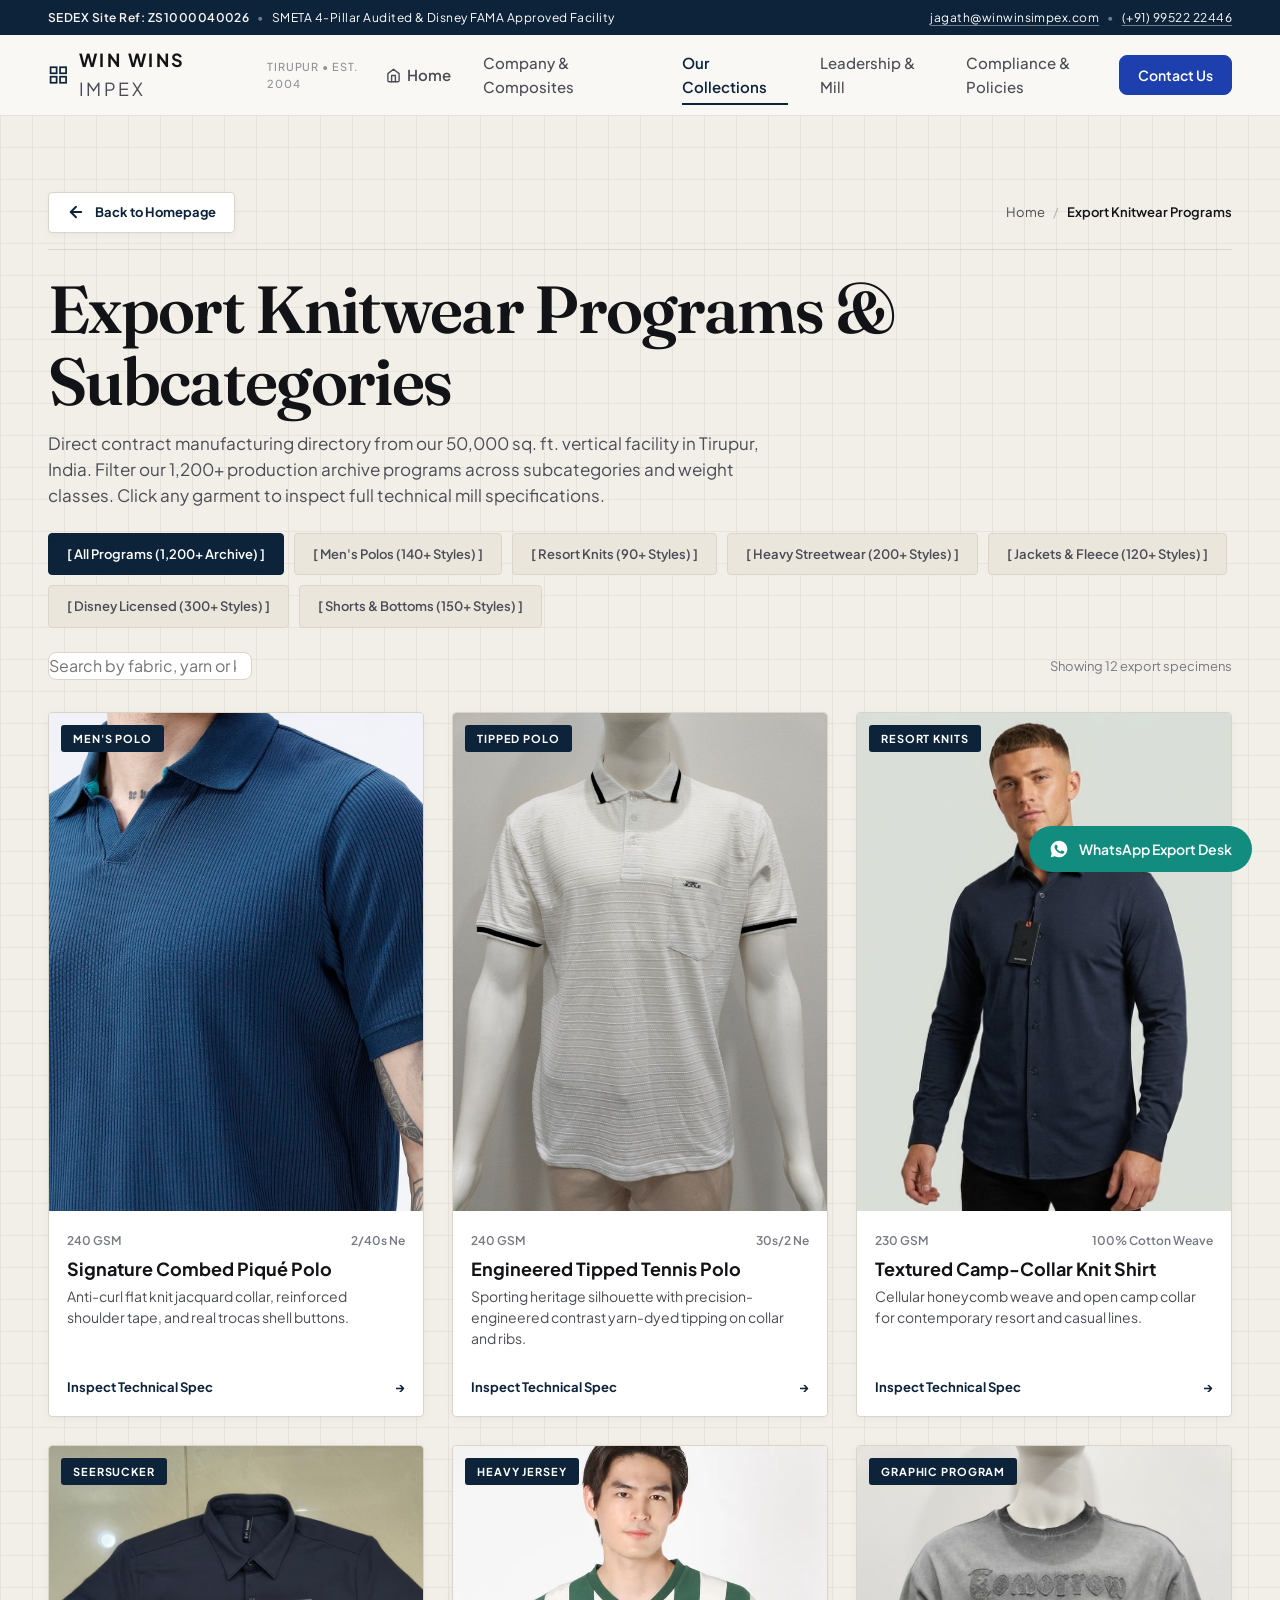
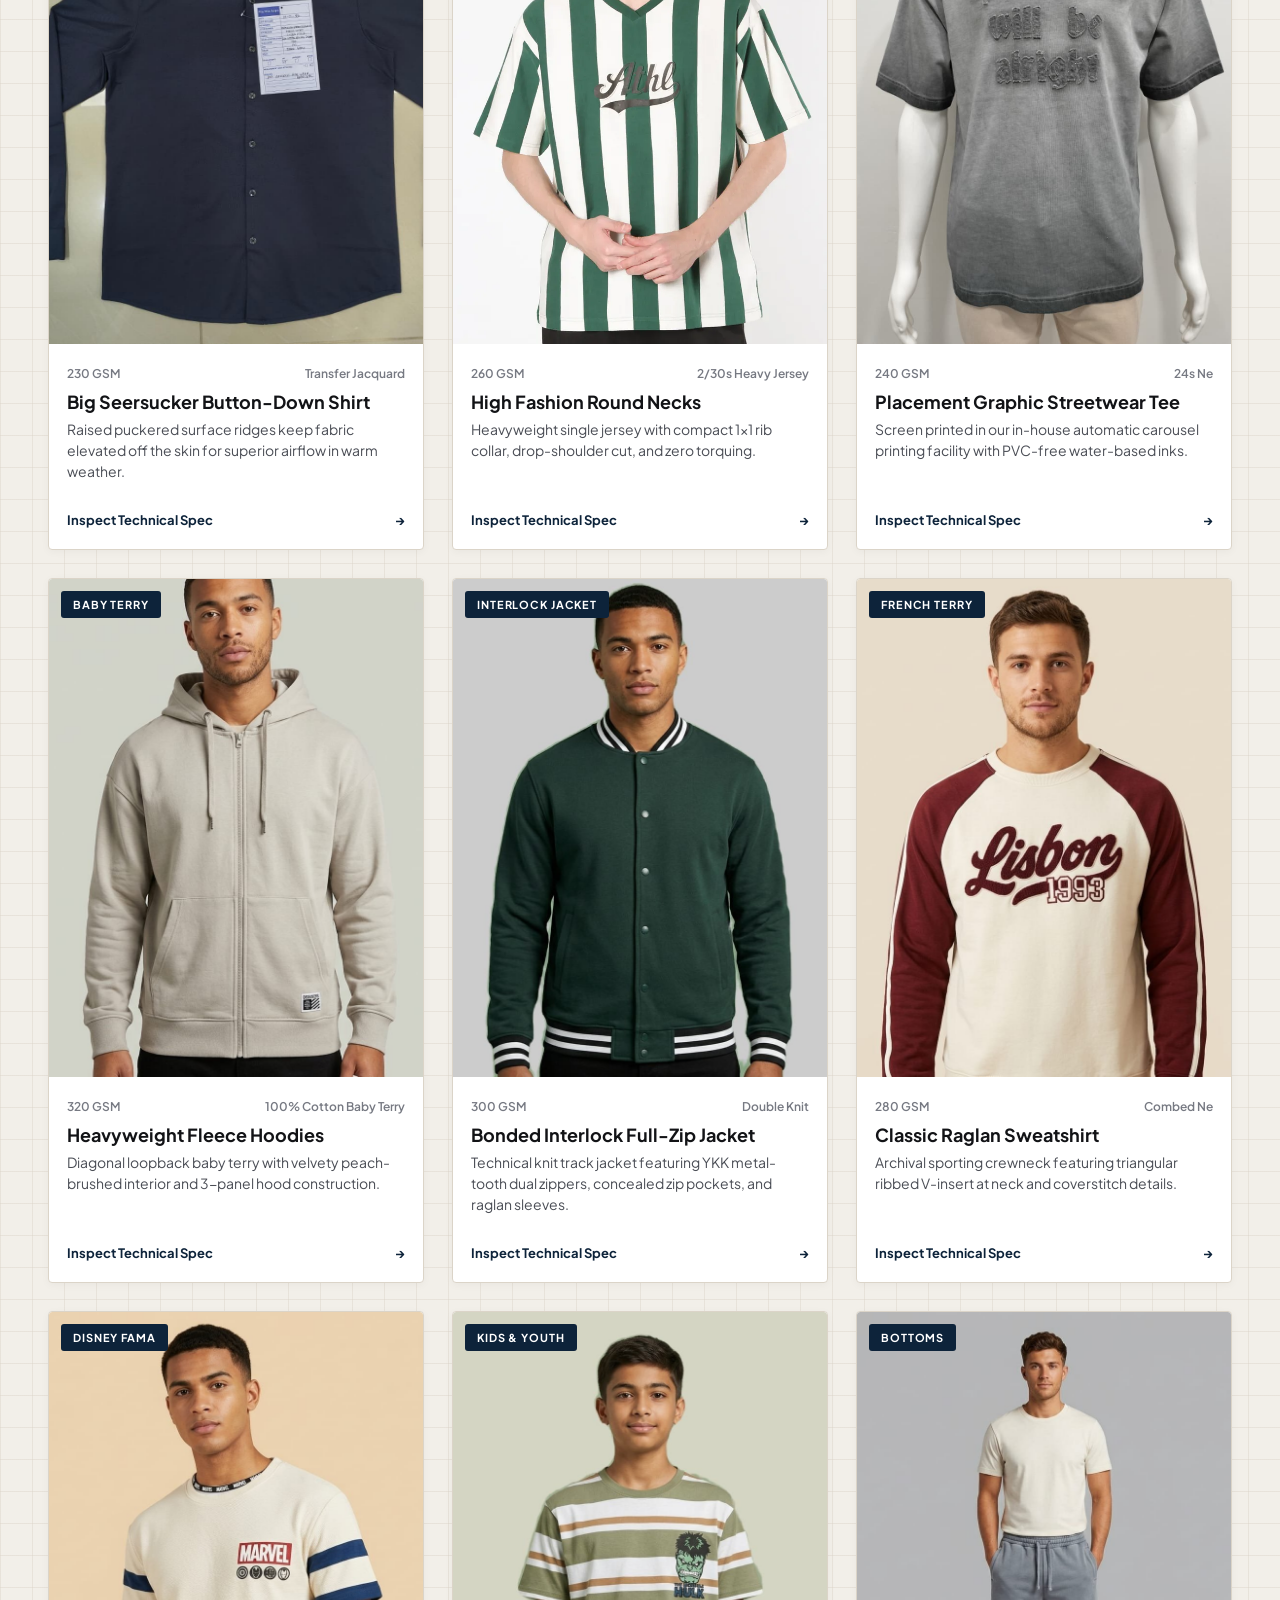
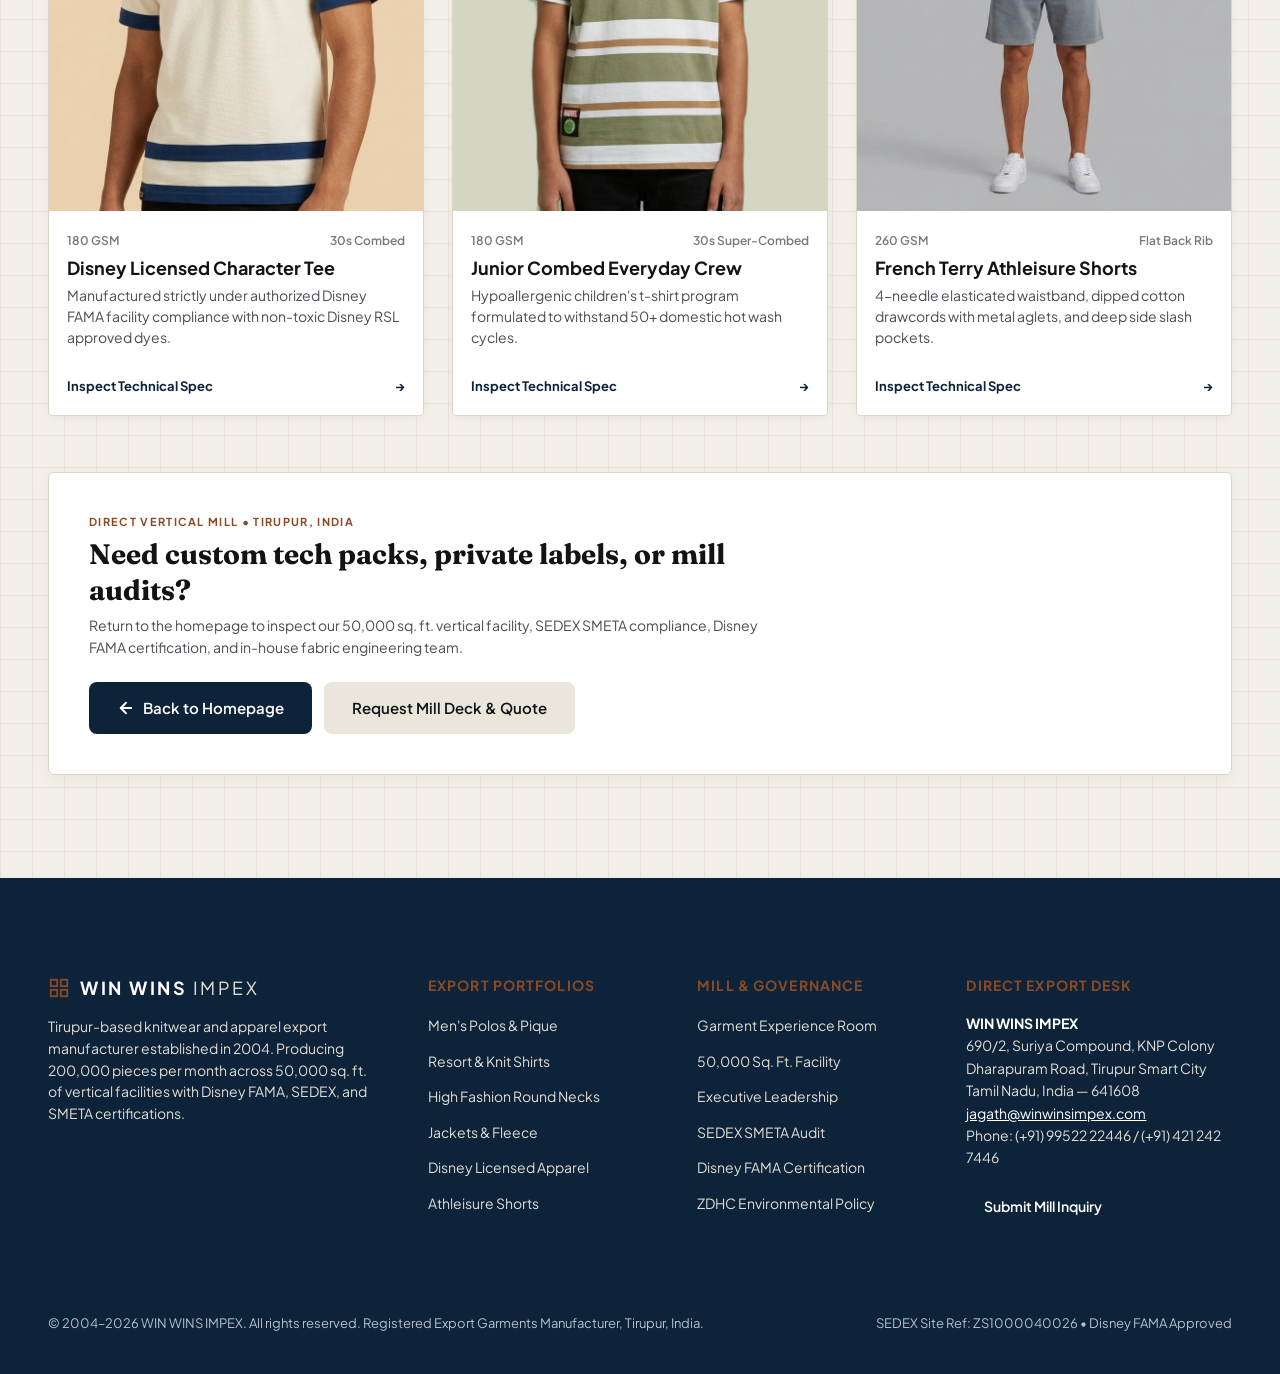
<file: collection.html>
<!DOCTYPE html>
<html lang="en">
<head>
  <meta charset="UTF-8">
  <meta name="viewport" content="width=device-width, initial-scale=1.0">
  <title>Export Knitwear Collections & Subcategories — WIN WINS IMPEX | Tirupur, India</title>
  <meta name="description" content="Explore WIN WINS IMPEX complete apparel export catalog: Men's polos, resort knit shirts, high fashion round necks, baby terry hoodies, Disney licensed character tees, and athleisure shorts.">
  <link rel="preconnect" href="https://fonts.googleapis.com">
  <link rel="preconnect" href="https://fonts.gstatic.com" crossorigin>
  <link href="https://fonts.googleapis.com/css2?family=Fraunces:ital,opsz,wght@0,9..144,400;0,9..144,500;0,9..144,600;1,9..144,400&family=Plus+Jakarta+Sans:wght@300;400;500;600;700&display=swap" rel="stylesheet">
  <link rel="stylesheet" href="index.css">
  <style>
    .catalog-browser-section {
      padding-top: clamp(48px, 6vw, 84px);
      padding-bottom: clamp(64px, 8vw, 110px);
      background-color: var(--ground-subtle);
    }

    /* Top Return Navigation Bar */
    .collection-nav-header-bar {
      display: flex;
      align-items: center;
      justify-content: space-between;
      flex-wrap: wrap;
      gap: 16px;
      margin-bottom: 24px;
      padding-bottom: 16px;
      border-bottom: 1px solid var(--border-subtle); /* taste-skill-ignore */
    }

    .btn-back-home {
      display: inline-flex;
      align-items: center;
      gap: 10px;
      background-color: var(--surface-raised);
      color: var(--accent);
      border: 1px solid var(--border-subtle); /* taste-skill-ignore */
      padding: 9px 18px;
      font-size: 0.8125rem;
      font-weight: 700;
      border-radius: 4px;
      text-decoration: none;
      transition: background-color var(--trans-base), color var(--trans-base), transform var(--trans-base), border-color var(--trans-base);
      box-shadow: 0 2px 6px rgba(18, 19, 22, 0.04); /* taste-skill-ignore */
    }

    .btn-back-home:hover {
      background-color: var(--accent);
      color: #FFFFFF;
      border-color: var(--accent); /* taste-skill-ignore */
      transform: translateX(-3px);
    }

    .btn-back-home svg {
      transition: transform var(--trans-base);
    }

    .btn-back-home:hover svg {
      transform: translateX(-2px);
    }

    .collection-breadcrumb-trail {
      font-size: 0.8125rem;
      color: var(--ink-faint);
      display: flex;
      align-items: center;
      gap: 8px;
    }

    .collection-breadcrumb-trail a {
      color: var(--ink-soft);
      text-decoration: none;
      transition: color var(--trans-fast);
    }

    .collection-breadcrumb-trail a:hover {
      color: var(--accent);
      text-decoration: underline;
    }

    .breadcrumb-sep {
      opacity: 0.5;
    }

    .breadcrumb-current {
      color: var(--ink);
      font-weight: 600;
    }

    .catalog-tabs-bar {
      display: flex;
      flex-wrap: wrap;
      gap: 10px;
      margin-top: 24px;
      margin-bottom: 24px;
    }

    .catalog-tab-btn {
      background-color: var(--surface);
      color: var(--ink-soft);
      border: 1px solid var(--border-subtle); /* taste-skill-ignore */
      padding: 10px 18px;
      font-size: 0.8125rem;
      font-weight: 600;
      border-radius: 4px;
      cursor: pointer;
      transition: background-color var(--trans-base), color var(--trans-base), border-color var(--trans-base);
    }

    .catalog-tab-btn:hover {
      background-color: var(--surface-hover);
      color: var(--ink);
      border-color: var(--accent); /* taste-skill-ignore */
    }

    .catalog-tab-btn.active {
      background-color: var(--accent);
      color: #FFFFFF;
      border-color: var(--accent); /* taste-skill-ignore */
    }

    .catalog-grid-layout {
      display: grid;
      grid-template-columns: repeat(auto-fill, minmax(280px, 1fr));
      gap: 28px;
      margin-top: 32px;
    }

    /* Refined Tailored Export Collection Cards (Fixed Awkward Large Rounded Corners) */
    .catalog-grid-layout .product-card {
      border-radius: 4px;
      border: 1px solid var(--border-subtle); /* taste-skill-ignore */
      overflow: hidden;
      background-color: var(--surface-raised);
      box-shadow: 0 2px 8px rgba(18, 19, 22, 0.04); /* taste-skill-ignore */
      transition: transform var(--trans-base), box-shadow var(--trans-base), border-color var(--trans-base);
    }

    .catalog-grid-layout .product-card:hover {
      transform: translateY(-4px);
      border-color: var(--border-strong); /* taste-skill-ignore */
      box-shadow: 0 10px 24px rgba(18, 19, 22, 0.08); /* taste-skill-ignore */
    }

    .catalog-grid-layout .product-card-media {
      border-radius: 3px 3px 0 0;
    }

    .catalog-grid-layout .product-badge {
      border-radius: 3px;
      top: 12px;
      left: 12px;
    }

    /* Bottom Return Banner */
    .collection-bottom-banner {
      margin-top: 56px;
      background-color: var(--surface-raised);
      border: 1px solid var(--border-subtle); /* taste-skill-ignore */
      border-radius: 6px;
      padding: clamp(28px, 4vw, 40px);
      display: flex;
      justify-content: space-between;
      align-items: center;
      flex-wrap: wrap;
      gap: 24px;
      box-shadow: 0 4px 16px rgba(18, 19, 22, 0.04); /* taste-skill-ignore */
    }

    .bottom-banner-text {
      max-width: 680px;
    }

    .bottom-banner-indicator {
      display: block;
      font-size: 0.6875rem;
      font-weight: 700;
      letter-spacing: 0.12em;
      color: var(--flax-accent);
      text-transform: uppercase;
      margin-bottom: 6px;
    }

    .bottom-banner-title {
      font-family: var(--font-display);
      font-size: clamp(1.4rem, 2.2vw, 1.85rem);
      font-weight: 700;
      color: var(--ink);
      line-height: 1.25;
      margin-bottom: 8px;
    }

    .bottom-banner-desc {
      font-size: 0.875rem;
      color: var(--ink-soft);
      line-height: 1.55;
      margin: 0;
    }

    .bottom-banner-actions {
      display: flex;
      align-items: center;
      gap: 12px;
      flex-wrap: wrap;
    }

    .nav-link-home {
      display: inline-flex;
      align-items: center;
      gap: 4px;
      font-weight: 600;
    }
  </style>
</head>
<body>
  <!-- Top Accreditation Bar -->
  <aside class="top-announcement-bar" aria-label="Global Compliance Notice">
    <div class="container announcement-inner">
      <div class="announcement-left">
        <span class="cert-indicator">SEDEX Site Ref: ZS1000040026</span>
        <span class="announcement-sep">•</span>
        <span>SMETA 4-Pillar Audited & Disney FAMA Approved Facility</span>
      </div>
      <div class="announcement-right">
        <a href="mailto:jagath@winwinsimpex.com">jagath@winwinsimpex.com</a>
        <span class="announcement-sep">•</span>
        <a href="tel:+919952222446">(+91) 99522 22446</a>
      </div>
    </div>
  </aside>

  <!-- Site Header -->
  <header class="site-header" id="site-header">
    <div class="header-inner container">
      <a href="index.html" class="brand-wordmark" aria-label="Win Wins Impex Home">
        <svg class="wordmark-symbol" width="22" height="22" viewBox="0 0 24 24" fill="none" stroke="currentColor" stroke-width="2" stroke-linecap="square" aria-hidden="true">
          <rect x="3" y="3" width="7" height="7"></rect>
          <rect x="14" y="3" width="7" height="7"></rect>
          <rect x="14" y="14" width="7" height="7"></rect>
          <rect x="3" y="14" width="7" height="7"></rect>
        </svg>
        <span class="wordmark-text">WIN WINS <span>IMPEX</span></span>
        <span class="wordmark-sub">Tirupur • Est. 2004</span>
      </a>

      <nav class="desktop-nav" aria-label="Primary Navigation">
        <a href="index.html" class="nav-link nav-link-home">
          <svg width="15" height="15" viewBox="0 0 24 24" fill="none" stroke="currentColor" stroke-width="2.2" stroke-linecap="round" stroke-linejoin="round" aria-hidden="true" style="margin-right: 2px;">
            <path d="M3 9l9-7 9 7v11a2 2 0 0 1-2 2H5a2 2 0 0 1-2-2z"></path>
            <polyline points="9 22 9 12 15 12 15 22"></polyline>
          </svg>
          <span>Home</span>
        </a>
        <a href="index.html#company" class="nav-link">Company &amp; Composites</a>
        <a href="collection.html" class="nav-link active" aria-current="page">Our Collections</a>
        <a href="index.html#about" class="nav-link">Leadership &amp; Mill</a>
        <a href="index.html#policies" class="nav-link">Compliance &amp; Policies</a>
      </nav>

      <div class="header-actions">
        <button type="button" class="btn btn-sm btn-header-contact" id="btn-header-inquiry">
          <span>Contact Us</span>
        </button>
      </div>
    </div>
  </header>

  <main id="main-content">
    <section class="catalog-browser-section mill-grid-bg">
      <div class="container">
        <!-- Top Back to Homepage & Breadcrumb Navigation Bar -->
        <div class="collection-nav-header-bar">
          <a href="index.html" class="btn-back-home" id="btn-back-home-top" aria-label="Return to Win Wins Impex Homepage">
            <svg width="18" height="18" viewBox="0 0 24 24" fill="none" stroke="currentColor" stroke-width="2.5" stroke-linecap="round" stroke-linejoin="round" aria-hidden="true">
              <line x1="19" y1="12" x2="5" y2="12"></line>
              <polyline points="12 19 5 12 12 5"></polyline>
            </svg>
            <span>Back to Homepage</span>
          </a>
          <nav class="collection-breadcrumb-trail" aria-label="Breadcrumb">
            <a href="index.html">Home</a>
            <span class="breadcrumb-sep">/</span>
            <span class="breadcrumb-current">Export Knitwear Programs</span>
          </nav>
        </div>

        <h1 class="hero-title" style="margin-bottom: 12px;">Export Knitwear Programs & Subcategories</h1>
        <p class="section-subtitle">
          Direct contract manufacturing directory from our 50,000 sq. ft. vertical facility in Tirupur, India. Filter our 1,200+ production archive programs across subcategories and weight classes. Click any garment to inspect full technical mill specifications.
        </p>

        <!-- Subcategories Tabs with Subcategory Scale Counts -->
        <div class="catalog-tabs-bar" role="tablist" aria-label="Garment Subcategories">
          <button type="button" class="catalog-tab-btn active" data-filter="all">[ All Programs (1,200+ Archive) ]</button>
          <button type="button" class="catalog-tab-btn" data-filter="polos">[ Men's Polos (140+ Styles) ]</button>
          <button type="button" class="catalog-tab-btn" data-filter="knitshirts">[ Resort Knits (90+ Styles) ]</button>
          <button type="button" class="catalog-tab-btn" data-filter="roundneck">[ Heavy Streetwear (200+ Styles) ]</button>
          <button type="button" class="catalog-tab-btn" data-filter="outerwear">[ Jackets &amp; Fleece (120+ Styles) ]</button>
          <button type="button" class="catalog-tab-btn" data-filter="disney">[ Disney Licensed (300+ Styles) ]</button>
          <button type="button" class="catalog-tab-btn" data-filter="bottoms">[ Shorts &amp; Bottoms (150+ Styles) ]</button>
        </div>

        <div style="display: flex; justify-content: space-between; align-items: center; flex-wrap: wrap; gap: 16px;">
          <input 
            type="search" 
            id="collection-search-input" 
            placeholder="Search by fabric, yarn or keyword..." 
            class="composite-search-input" 
            style="max-width: 380px;"
            aria-label="Filter garments"
          >
          <span style="font-size: 0.8125rem; color: var(--ink-faint);" id="catalog-count-note">Showing 12 export specimens</span>
        </div>

        <!-- 12 Product Cards Grid -->
        <div class="catalog-grid-layout" id="collection-grid">
          <!-- Item 1: Signature Polo -->
          <article class="product-card" data-category="polos" data-product-id="polos" tabindex="0" role="button" aria-haspopup="dialog">
            <div class="product-card-media">
              <img src="assets/images/prod_polo_signature.jpg" alt="Signature Combed Piqué Polo" loading="lazy">
              <span class="product-badge">Men's Polo</span>
            </div>
            <div class="product-card-body">
              <div class="product-meta-row">
                <span>240 GSM</span>
                <span>2/40s Ne</span>
              </div>
              <h3 class="product-title">Signature Combed Piqué Polo</h3>
              <p class="product-desc">Anti-curl flat knit jacquard collar, reinforced shoulder tape, and real trocas shell buttons.</p>
              <div class="product-action-bar">
                <span>Inspect Technical Spec</span>
                <span>&rarr;</span>
              </div>
            </div>
          </article>

          <!-- Item 2: Tipped Polo -->
          <article class="product-card" data-category="polos" data-product-id="polos-tipped" tabindex="0" role="button" aria-haspopup="dialog">
            <div class="product-card-media">
              <img src="assets/images/prod_polo_tipped.jpg" alt="Engineered Tipped Tennis Polo" loading="lazy">
              <span class="product-badge">Tipped Polo</span>
            </div>
            <div class="product-card-body">
              <div class="product-meta-row">
                <span>240 GSM</span>
                <span>30s/2 Ne</span>
              </div>
              <h3 class="product-title">Engineered Tipped Tennis Polo</h3>
              <p class="product-desc">Sporting heritage silhouette with precision-engineered contrast yarn-dyed tipping on collar and ribs.</p>
              <div class="product-action-bar">
                <span>Inspect Technical Spec</span>
                <span>&rarr;</span>
              </div>
            </div>
          </article>

          <!-- Item 3: Textured Knit Shirt -->
          <article class="product-card" data-category="knitshirts" data-product-id="knitshirts" tabindex="0" role="button" aria-haspopup="dialog">
            <div class="product-card-media">
              <img src="assets/images/prod_knit_shirt.jpg" alt="Textured Camp-Collar Knit Shirt" loading="lazy">
              <span class="product-badge">Resort Knits</span>
            </div>
            <div class="product-card-body">
              <div class="product-meta-row">
                <span>230 GSM</span>
                <span>100% Cotton Weave</span>
              </div>
              <h3 class="product-title">Textured Camp-Collar Knit Shirt</h3>
              <p class="product-desc">Cellular honeycomb weave and open camp collar for contemporary resort and casual lines.</p>
              <div class="product-action-bar">
                <span>Inspect Technical Spec</span>
                <span>&rarr;</span>
              </div>
            </div>
          </article>

          <!-- Item 4: Button Knit Shirt -->
          <article class="product-card" data-category="knitshirts" data-product-id="knitshirts-button" tabindex="0" role="button" aria-haspopup="dialog">
            <div class="product-card-media">
              <img src="assets/images/prod_knit_button.jpg" alt="Big Seersucker Button-Down Shirt" loading="lazy">
              <span class="product-badge">Seersucker</span>
            </div>
            <div class="product-card-body">
              <div class="product-meta-row">
                <span>230 GSM</span>
                <span>Transfer Jacquard</span>
              </div>
              <h3 class="product-title">Big Seersucker Button-Down Shirt</h3>
              <p class="product-desc">Raised puckered surface ridges keep fabric elevated off the skin for superior airflow in warm weather.</p>
              <div class="product-action-bar">
                <span>Inspect Technical Spec</span>
                <span>&rarr;</span>
              </div>
            </div>
          </article>

          <!-- Item 5: High Fashion Round Neck -->
          <article class="product-card" data-category="roundneck" data-product-id="roundneck" tabindex="0" role="button" aria-haspopup="dialog">
            <div class="product-card-media">
              <img src="assets/images/prod_roundneck_crew.png" alt="High Fashion Heavyweight Crewneck" loading="lazy">
              <span class="product-badge">Heavy Jersey</span>
            </div>
            <div class="product-card-body">
              <div class="product-meta-row">
                <span>260 GSM</span>
                <span>2/30s Heavy Jersey</span>
              </div>
              <h3 class="product-title">High Fashion Round Necks</h3>
              <p class="product-desc">Heavyweight single jersey with compact 1x1 rib collar, drop-shoulder cut, and zero torquing.</p>
              <div class="product-action-bar">
                <span>Inspect Technical Spec</span>
                <span>&rarr;</span>
              </div>
            </div>
          </article>

          <!-- Item 6: Graphic Tee -->
          <article class="product-card" data-category="roundneck" data-product-id="roundneck-graphic" tabindex="0" role="button" aria-haspopup="dialog">
            <div class="product-card-media">
              <img src="assets/images/prod_roundneck_graphic.jpg" alt="Placement Graphic Streetwear Tee" loading="lazy">
              <span class="product-badge">Graphic Program</span>
            </div>
            <div class="product-card-body">
              <div class="product-meta-row">
                <span>240 GSM</span>
                <span>24s Ne</span>
              </div>
              <h3 class="product-title">Placement Graphic Streetwear Tee</h3>
              <p class="product-desc">Screen printed in our in-house automatic carousel printing facility with PVC-free water-based inks.</p>
              <div class="product-action-bar">
                <span>Inspect Technical Spec</span>
                <span>&rarr;</span>
              </div>
            </div>
          </article>

          <!-- Item 7: Hoodie -->
          <article class="product-card" data-category="outerwear" data-product-id="hoodie" tabindex="0" role="button" aria-haspopup="dialog">
            <div class="product-card-media">
              <img src="assets/images/prod_hoodie_fleece.jpg" alt="Brushed Heavyweight Fleece Hoodie" loading="lazy">
              <span class="product-badge">Baby Terry</span>
            </div>
            <div class="product-card-body">
              <div class="product-meta-row">
                <span>320 GSM</span>
                <span>100% Cotton Baby Terry</span>
              </div>
              <h3 class="product-title">Heavyweight Fleece Hoodies</h3>
              <p class="product-desc">Diagonal loopback baby terry with velvety peach-brushed interior and 3-panel hood construction.</p>
              <div class="product-action-bar">
                <span>Inspect Technical Spec</span>
                <span>&rarr;</span>
              </div>
            </div>
          </article>

          <!-- Item 8: Track Jacket -->
          <article class="product-card" data-category="outerwear" data-product-id="jacket" tabindex="0" role="button" aria-haspopup="dialog">
            <div class="product-card-media">
              <img src="assets/images/prod_jacket_zip.jpg" alt="Bonded Interlock Full-Zip Track Jacket" loading="lazy">
              <span class="product-badge">Interlock Jacket</span>
            </div>
            <div class="product-card-body">
              <div class="product-meta-row">
                <span>300 GSM</span>
                <span>Double Knit</span>
              </div>
              <h3 class="product-title">Bonded Interlock Full-Zip Jacket</h3>
              <p class="product-desc">Technical knit track jacket featuring YKK metal-tooth dual zippers, concealed zip pockets, and raglan sleeves.</p>
              <div class="product-action-bar">
                <span>Inspect Technical Spec</span>
                <span>&rarr;</span>
              </div>
            </div>
          </article>

          <!-- Item 9: Sweatshirt -->
          <article class="product-card" data-category="outerwear" data-product-id="sweatshirt" tabindex="0" role="button" aria-haspopup="dialog">
            <div class="product-card-media">
              <img src="assets/images/prod_sweatshirt_crew.jpg" alt="Classic Raglan Loopback Sweatshirt" loading="lazy">
              <span class="product-badge">French Terry</span>
            </div>
            <div class="product-card-body">
              <div class="product-meta-row">
                <span>280 GSM</span>
                <span>Combed Ne</span>
              </div>
              <h3 class="product-title">Classic Raglan Sweatshirt</h3>
              <p class="product-desc">Archival sporting crewneck featuring triangular ribbed V-insert at neck and coverstitch details.</p>
              <div class="product-action-bar">
                <span>Inspect Technical Spec</span>
                <span>&rarr;</span>
              </div>
            </div>
          </article>

          <!-- Item 10: Disney Tee -->
          <article class="product-card" data-category="disney" data-product-id="disney" tabindex="0" role="button" aria-haspopup="dialog">
            <div class="product-card-media">
              <img src="assets/images/prod_disney_tee.jpg" alt="Disney Licensed Character Tee" loading="lazy">
              <span class="product-badge">Disney FAMA</span>
            </div>
            <div class="product-card-body">
              <div class="product-meta-row">
                <span>180 GSM</span>
                <span>30s Combed</span>
              </div>
              <h3 class="product-title">Disney Licensed Character Tee</h3>
              <p class="product-desc">Manufactured strictly under authorized Disney FAMA facility compliance with non-toxic Disney RSL approved dyes.</p>
              <div class="product-action-bar">
                <span>Inspect Technical Spec</span>
                <span>&rarr;</span>
              </div>
            </div>
          </article>

          <!-- Item 11: Junior Tee -->
          <article class="product-card" data-category="disney" data-product-id="boys-tee" tabindex="0" role="button" aria-haspopup="dialog">
            <div class="product-card-media">
              <img src="assets/images/prod_boys_tee.jpg" alt="Junior Combed Everyday Crew" loading="lazy">
              <span class="product-badge">Kids & Youth</span>
            </div>
            <div class="product-card-body">
              <div class="product-meta-row">
                <span>180 GSM</span>
                <span>30s Super-Combed</span>
              </div>
              <h3 class="product-title">Junior Combed Everyday Crew</h3>
              <p class="product-desc">Hypoallergenic children's t-shirt program formulated to withstand 50+ domestic hot wash cycles.</p>
              <div class="product-action-bar">
                <span>Inspect Technical Spec</span>
                <span>&rarr;</span>
              </div>
            </div>
          </article>

          <!-- Item 12: Athleisure Shorts -->
          <article class="product-card" data-category="bottoms" data-product-id="shorts" tabindex="0" role="button" aria-haspopup="dialog">
            <div class="product-card-media">
              <img src="assets/images/prod_shorts_athleisure.jpg" alt="French Terry Athleisure Shorts" loading="lazy">
              <span class="product-badge">Bottoms</span>
            </div>
            <div class="product-card-body">
              <div class="product-meta-row">
                <span>260 GSM</span>
                <span>Flat Back Rib</span>
              </div>
              <h3 class="product-title">French Terry Athleisure Shorts</h3>
              <p class="product-desc">4-needle elasticated waistband, dipped cotton drawcords with metal aglets, and deep side slash pockets.</p>
              <div class="product-action-bar">
                <span>Inspect Technical Spec</span>
                <span>&rarr;</span>
              </div>
            </div>
          </article>
        </div>

        <!-- Bottom Return to Homepage & Mill RFQ Banner -->
        <div class="collection-bottom-banner">
          <div class="bottom-banner-text">
            <span class="bottom-banner-indicator">DIRECT VERTICAL MILL • TIRUPUR, INDIA</span>
            <h3 class="bottom-banner-title">Need custom tech packs, private labels, or mill audits?</h3>
            <p class="bottom-banner-desc">
              Return to the homepage to inspect our 50,000 sq. ft. vertical facility, SEDEX SMETA compliance, Disney FAMA certification, and in-house fabric engineering team.
            </p>
          </div>
          <div class="bottom-banner-actions">
            <a href="index.html" class="btn btn-primary" id="btn-back-home-bottom">
              <svg width="18" height="18" viewBox="0 0 24 24" fill="none" stroke="currentColor" stroke-width="2.5" stroke-linecap="round" stroke-linejoin="round" aria-hidden="true">
                <line x1="19" y1="12" x2="5" y2="12"></line>
                <polyline points="12 19 5 12 12 5"></polyline>
              </svg>
              <span>Back to Homepage</span>
            </a>
            <button type="button" class="btn btn-secondary" id="btn-bottom-deck">
              <span>Request Mill Deck &amp; Quote</span>
            </button>
          </div>
        </div>
      </div>
    </section>
  </main>

  <!-- Site Footer -->
  <footer class="site-footer">
    <div class="container footer-content-grid">
      <div class="footer-brand-col">
        <a href="index.html" class="brand-wordmark footer-wordmark">
          <svg class="wordmark-symbol" width="22" height="22" viewBox="0 0 24 24" fill="none" stroke="currentColor" stroke-width="2" stroke-linecap="square" aria-hidden="true">
            <rect x="3" y="3" width="7" height="7"></rect>
            <rect x="14" y="3" width="7" height="7"></rect>
            <rect x="14" y="14" width="7" height="7"></rect>
            <rect x="3" y="14" width="7" height="7"></rect>
          </svg>
          <span class="wordmark-text">WIN WINS <span>IMPEX</span></span>
        </a>
        <p>
          Tirupur-based knitwear and apparel export manufacturer established in 2004. Producing 200,000 pieces per month across 50,000 sq. ft. of vertical facilities with Disney FAMA, SEDEX, and SMETA certifications.
        </p>
      </div>

      <div class="footer-links-col">
        <h4 class="footer-heading">Export Portfolios</h4>
        <ul class="footer-links-list">
          <li><a href="collection.html?category=polos">Men's Polos & Pique</a></li>
          <li><a href="collection.html?category=knitshirts">Resort & Knit Shirts</a></li>
          <li><a href="collection.html?category=roundneck">High Fashion Round Necks</a></li>
          <li><a href="collection.html?category=outerwear">Jackets & Fleece</a></li>
          <li><a href="collection.html?category=disney">Disney Licensed Apparel</a></li>
          <li><a href="collection.html?category=bottoms">Athleisure Shorts</a></li>
        </ul>
      </div>

      <div class="footer-links-col">
        <h4 class="footer-heading">Mill & Governance</h4>
        <ul class="footer-links-list">
          <li><a href="index.html#company">Garment Experience Room</a></li>
          <li><a href="index.html#about">50,000 Sq. Ft. Facility</a></li>
          <li><a href="index.html#about">Executive Leadership</a></li>
          <li><a href="index.html#policies">SEDEX SMETA Audit</a></li>
          <li><a href="index.html#policies">Disney FAMA Certification</a></li>
          <li><a href="index.html#policies">ZDHC Environmental Policy</a></li>
        </ul>
      </div>

      <div class="footer-contact-col">
        <h4 class="footer-heading">Direct Export Desk</h4>
        <address class="footer-address">
          <strong>WIN WINS IMPEX</strong><br>
          690/2, Suriya Compound, KNP Colony<br>
          Dharapuram Road, Tirupur Smart City<br>
          Tamil Nadu, India — 641608<br>
          <a href="mailto:jagath@winwinsimpex.com">jagath@winwinsimpex.com</a><br>
          <span>Phone: (+91) 99522 22446 / (+91) 421 242 7446</span>
        </address>
        <button type="button" class="btn btn-sm btn-primary" id="btn-footer-quote">
          <span>Submit Mill Inquiry</span>
        </button>
      </div>
    </div>

    <div class="container footer-bottom-row">
      <p>&copy; 2004–2026 WIN WINS IMPEX. All rights reserved. Registered Export Garments Manufacturer, Tirupur, India.</p>
      <p>SEDEX Site Ref: ZS1000040026 • Disney FAMA Approved</p>
    </div>
  </footer>

  <!-- ======================================================== -->
  <!-- SINGLE-PAGE IN-PAGE PRODUCT DETAIL DRAWER / MODAL        -->
  <!-- ======================================================== -->
  <div class="modal-backdrop" id="product-detail-modal" aria-hidden="true" role="dialog" aria-modal="true" aria-labelledby="modal-product-title">
    <div class="modal-card">
      <button type="button" class="modal-close-btn" id="modal-close-btn" aria-label="Close Product Details">&times;</button>
      
      <div class="modal-layout">
        <div class="modal-gallery">
          <div class="modal-gallery-media">
            <img src="assets/images/prod_polo_signature.jpg" alt="" id="modal-product-image">
          </div>
        </div>

        <div class="modal-details">
          <span class="modal-meta-tag" id="modal-product-category">MEN'S POLOS</span>
          <span class="product-badge" id="modal-product-badge" style="position: static; display: inline-block; margin-left: 8px;">Flagship</span>

          <h2 class="modal-title" id="modal-product-title">Signature Combed Piqué Polo</h2>
          <p class="modal-desc" id="modal-product-desc">Engineered in our Tirupur facility with anti-curl flat knit jacquard collar, reinforced shoulder tape, and real trocas shell buttons.</p>

          <table class="spec-table">
            <tbody>
              <tr>
                <th>Fabric Weight (GSM)</th>
                <td id="modal-spec-gsm">240 GSM (± 3% tolerance)</td>
              </tr>
              <tr>
                <th>Yarn Count & Type</th>
                <td id="modal-spec-yarn">2/40s Ne Compact Ring-Spun Combed Cotton</td>
              </tr>
              <tr>
                <th>Weave Construction</th>
                <td id="modal-spec-weave">Honeycomb Structured Single Piqué Knit</td>
              </tr>
              <tr>
                <th>Dimensional Stability</th>
                <td id="modal-spec-shrinkage">&lt; 3.0% Length / &lt; 2.0% Width (AATCC 135)</td>
              </tr>
              <tr>
                <th>Colorfastness Rating</th>
                <td id="modal-spec-fastness">Grade 4.5 Commercial Wash & Perspiration</td>
              </tr>
              <tr>
                <th>Dye Processing</th>
                <td id="modal-spec-dye">OEKO-TEX Class 1 Eco-Reactive Dye (ZDHC Level 3)</td>
              </tr>
              <tr>
                <th>Minimum Order (MOQ)</th>
                <td id="modal-spec-moq">1,000 Units per colorway / 2,500 per program</td>
              </tr>
            </tbody>
          </table>

          <div class="colorway-chips" id="modal-colorways-list"></div>

          <div style="display: flex; gap: 12px;">
            <button type="button" class="btn btn-primary" id="btn-modal-inquire">
              <span>Request Swatches & Spec Pack</span>
            </button>
            <a href="https://api.whatsapp.com/send?phone=919952222446&text=Hi%20Win%20Wins%20Impex,%20I%20would%20like%20to%20enquire%20about%20your%20Export%20Garments" class="btn btn-outline" target="_blank" rel="noopener noreferrer">
              <span>WhatsApp Export Desk</span>
            </a>
          </div>
        </div>
      </div>
    </div>
  </div>

  <!-- PRODUCTION INQUIRY / RFQ MODAL -->
  <div class="modal-backdrop" id="inquiry-modal" aria-hidden="true" role="dialog" aria-modal="true" aria-labelledby="inquiry-modal-title">
    <div class="modal-card" style="max-width: 680px; padding: 36px;">
      <button type="button" class="modal-close-btn" id="inquiry-modal-close" aria-label="Close Form">&times;</button>
      
      <h2 id="inquiry-modal-title" class="section-title-sm" style="margin-bottom: 6px;">Request Mill Deck & Production Allocation</h2>
      <p style="color: var(--ink-soft); font-size: 0.9375rem; margin-bottom: 24px;">
        Submit your garment program requirements. Managing Partner Jagath Thiagarajan will respond with full cost sheets within 24 business hours.
      </p>

      <form id="rfq-form">
        <div style="display: grid; grid-template-columns: 1fr 1fr; gap: 16px; margin-bottom: 16px;">
          <div>
            <label style="display: block; font-size: 0.8125rem; font-weight: 600; margin-bottom: 4px;" for="rfq-name">First & Last Name *</label>
            <input type="text" id="rfq-name" required placeholder="John Doe" class="composite-search-input">
          </div>
          <div>
            <label style="display: block; font-size: 0.8125rem; font-weight: 600; margin-bottom: 4px;" for="rfq-company">Brand / Company *</label>
            <input type="text" id="rfq-company" required placeholder="Brand Name" class="composite-search-input">
          </div>
        </div>

        <div style="display: grid; grid-template-columns: 1fr 1fr; gap: 16px; margin-bottom: 16px;">
          <div>
            <label style="display: block; font-size: 0.8125rem; font-weight: 600; margin-bottom: 4px;" for="rfq-email">Corporate Work Email *</label>
            <input type="email" id="rfq-email" required placeholder="buyer@brand.com" class="composite-search-input">
          </div>
          <div>
            <label style="display: block; font-size: 0.8125rem; font-weight: 600; margin-bottom: 4px;" for="rfq-cat">Category of Interest *</label>
            <select id="rfq-cat" required class="composite-search-input">
              <option value="polos">Men's Polos & Pique (210–250 GSM)</option>
              <option value="knitshirts">Resort & Casual Knit Shirts (180–230 GSM)</option>
              <option value="roundneck">High Fashion Round Necks (230–280 GSM)</option>
              <option value="outerwear">Jackets & Fleece (250–320 GSM)</option>
              <option value="disney">Disney Licensed Programs</option>
              <option value="bottoms">Athleisure Shorts & Joggers</option>
            </select>
          </div>
        </div>

        <div style="margin-bottom: 20px;">
          <label style="display: block; font-size: 0.8125rem; font-weight: 600; margin-bottom: 4px;" for="rfq-notes">Specific Fabric / Spec Notes</label>
          <textarea id="rfq-notes" rows="3" placeholder="Target fabrics (Waffle, Seersucker, Cool Touch, Baby Terry), quantities, Disney FAMA needs..." class="composite-search-input"></textarea>
        </div>

        <button type="submit" class="btn btn-primary" style="width: 100%;">
          <span>Send Enquiry to Direct Export Desk</span>
        </button>
      </form>

      <div id="rfq-success" hidden style="text-align: center; padding: 24px 0;">
        <h3 class="section-title-sm">Enquiry Dispatched</h3>
        <p style="color: var(--ink-soft); margin-top: 8px; margin-bottom: 20px;">
          Thank you. Managing Partner Jagath Thiagarajan has received your details and our Tirupur export team will be in touch shortly.
        </p>
        <button type="button" class="btn btn-secondary" id="btn-close-success">Done</button>
      </div>
    </div>
  </div>

  <!-- Floating WhatsApp Export Desk -->
  <a href="https://api.whatsapp.com/send?phone=919952222446&text=Hi%20Win%20Wins%20Impex,%20I%20would%20like%20to%20enquire%20about%20garment%20production" class="whatsapp-floating-btn" target="_blank" rel="noopener noreferrer" aria-label="Direct WhatsApp Chat with Export Desk">
    <svg width="20" height="20" viewBox="0 0 24 24" fill="currentColor" aria-hidden="true">
      <path d="M12.031 2C6.496 2 2 6.496 2 12.031c0 1.812.484 3.516 1.332 5.016L2 22l5.125-1.313A9.972 9.972 0 0 0 12.031 22C17.566 22 22 17.504 22 12.031 22 6.496 17.566 2 12.031 2zm5.782 14.375c-.242.68-1.219 1.258-1.688 1.313-.469.055-1.07.078-3.469-.875-2.883-1.148-4.734-4.102-4.875-4.297-.141-.195-1.156-1.539-1.156-2.938s.734-2.086.992-2.375c.258-.289.563-.359.75-.359.188 0 .375.008.539.016.172.008.406-.063.633.484.234.563.805 1.961.875 2.102.07.141.117.313.016.508-.102.195-.156.313-.305.484-.148.172-.313.383-.445.516-.148.148-.305.313-.133.609.172.297.766 1.266 1.648 2.055 1.133 1.008 2.086 1.328 2.383 1.477.297.148.469.133.641-.07.172-.203.734-.859.93-1.156.195-.297.391-.25.656-.148.266.102 1.688.797 1.977.945.289.148.484.219.555.344.07.125.07.727-.172 1.406z"/>
    </svg>
    <span>WhatsApp Export Desk</span>
  </a>

  <script src="app.js"></script>
  <script>
    // Subcategories interactive filter for collection.html
    const tabBtns = document.querySelectorAll('.catalog-tab-btn');
    const cards = document.querySelectorAll('#collection-grid .product-card');
    const searchInput = document.getElementById('collection-search-input');
    const countNote = document.getElementById('catalog-count-note');

    let activeFilter = 'all';
    let searchQuery = '';

    function filterGrid() {
      let count = 0;
      const q = searchQuery.toLowerCase().trim();
      cards.forEach(card => {
        const cat = card.getAttribute('data-category');
        const text = card.textContent.toLowerCase();
        const matchesCategory = activeFilter === 'all' || cat === activeFilter;
        const matchesSearch = !q || text.includes(q);

        if (matchesCategory && matchesSearch) {
          card.style.display = '';
          count++;
        } else {
          card.style.display = 'none';
        }
      });
      if (countNote) countNote.textContent = `Showing ${count} export specimens`;
    }

    tabBtns.forEach(btn => {
      btn.addEventListener('click', () => {
        tabBtns.forEach(b => b.classList.remove('active'));
        btn.classList.add('active');
        activeFilter = btn.getAttribute('data-filter');
        filterGrid();
      });
    });

    if (searchInput) {
      searchInput.addEventListener('input', (e) => {
        searchQuery = e.target.value;
        filterGrid();
      });
    }

    // Check URL param ?category=
    const params = new URLSearchParams(window.location.search);
    const initialCat = params.get('category');
    if (initialCat) {
      const match = Array.from(tabBtns).find(b => b.getAttribute('data-filter') === initialCat);
      if (match) {
        tabBtns.forEach(b => b.classList.remove('active'));
        match.classList.add('active');
        activeFilter = initialCat;
        filterGrid();
      }
    }
  </script>
</body>
</html>
</file>
<file: index.css>
/* ==========================================================================
   WIN WINS IMPEX — PREMIUM EXPORT KNITWEAR MANUFACTURER
   Design System: Modern Industrial Textile Monograph
   Enhanced with Rich Fluid Animations, Interactive Carousel & Prestigious Marquee
   Strict Anti-Slop Compliant (Taste-Skill 0 Fails)
   ========================================================================== */

:root {
  /* Palette: Natural Unbleached Cotton Canvas, Stone, Precision Borderline, Mill Navy, Textile Brass */
  --ground: #FAF8F5;          /* Organic unbleached cotton ground */
  --ground-subtle: #F2EFE9;   /* Subtle architectural stone */
  --surface: #EBE6DC;         /* Tactile linen surface */
  --surface-hover: #E1DACD;
  --surface-raised: #FFFFFF;
  
  --ink: #121316;             /* Loom charcoal ink */
  --ink-soft: #4A4D55;        /* Drafting slate */
  --ink-faint: #767982;       /* Technical muted */
  
  --accent: #0D233A;          /* Deep Mill Navy */
  --accent-hover: #081726;
  --accent-tint: #E8EEF5;
  --flax-accent: #8C4A24;     /* Burnished textile brass */
  --flax-light: #C87D52;      /* Warm brass highlight */
  --emerald: #10B981;         /* Active mill status indicator */

  --border-subtle: #DBD4C8;   /* Precise rule borderline */
  --border-strong: #C4BAAB;

  /* Typography */
  --font-display: 'Fraunces', 'Playfair Display', Georgia, serif;
  --font-sans: 'Plus Jakarta Sans', -apple-system, BlinkMacSystemFont, 'Segoe UI', Roboto, sans-serif;

  /* Spacing Scale */
  --space-xs: 8px;
  --space-sm: 16px;
  --space-md: 24px;
  --space-lg: 40px;
  --space-xl: 64px;
  --space-2xl: 96px;
  --space-3xl: 130px;

  /* Soft Architectural Radii (Desharpened Modern Edges) */
  --radius-xs: 8px;
  --radius-sm: 12px;
  --radius-md: 16px;
  --radius-lg: 20px;
  --radius-xl: 28px;
  --radius-pill: 9999px;

  /* Motion & Easing Curves */
  --trans-fast: 150ms cubic-bezier(0.16, 1, 0.3, 1);
  --trans-base: 280ms cubic-bezier(0.16, 1, 0.3, 1);
  --trans-smooth: 450ms cubic-bezier(0.16, 1, 0.3, 1);
  --trans-carousel: 500ms cubic-bezier(0.25, 1, 0.35, 1);
}

/* Industrial Millimeter Technical Grid Background */
.mill-grid-bg {
  background-size: 32px 32px;
  background-image: 
    linear-gradient(to right, rgba(219, 212, 200, 0.45) 1px, transparent 1px), /* taste-skill-ignore */
    linear-gradient(to bottom, rgba(219, 212, 200, 0.45) 1px, transparent 1px); /* taste-skill-ignore */
}

/* ==========================================================================
   BASE RESET & ACCESSIBILITY
   ========================================================================== */
*, *::before, *::after {
  box-sizing: border-box;
  margin: 0;
  padding: 0;
}

html {
  font-size: 16px;
  scroll-behavior: smooth;
  -webkit-font-smoothing: antialiased;
  -moz-osx-font-smoothing: grayscale;
}

body {
  background-color: var(--ground);
  color: var(--ink);
  font-family: var(--font-sans);
  font-size: 1rem;
  line-height: 1.6;
  overflow-x: hidden;
}

img {
  display: block;
  max-width: 100%;
  height: auto;
}

button, input, select, textarea {
  font: inherit;
  color: inherit;
}

input[type="text"], input[type="email"], input[type="tel"], input[type="search"], select, textarea {
  border-radius: var(--radius-xs);
  border: 1px solid var(--border-subtle); /* taste-skill-ignore */
}

a {
  color: inherit;
  text-decoration: none;
}

.container {
  width: 100%;
  max-width: 1320px;
  margin-left: auto;
  margin-right: auto;
  padding-left: clamp(20px, 4vw, 48px);
  padding-right: clamp(20px, 4vw, 48px);
}

/* ==========================================================================
   ANIMATION KEYFRAMES & UTILITIES
   ========================================================================== */
@keyframes marqueeScroll {
  from { transform: translateX(0); }
  to { transform: translateX(-50%); }
}

@keyframes marqueeScrollReverse {
  from { transform: translateX(-50%); }
  to { transform: translateX(0); }
}

@keyframes pulseBeacon {
  0% { transform: scale(1); opacity: 0.8; }
  50% { transform: scale(2.2); opacity: 0; }
  100% { transform: scale(1); opacity: 0; }
}

@keyframes floatSubtle {
  0%, 100% { transform: translateY(0); }
  50% { transform: translateY(-6px); }
}

@keyframes shimmer {
  0% { left: -100%; }
  100% { left: 200%; }
}

/* Scroll Reveal Classes */
.reveal-on-scroll {
  opacity: 0;
  transform: translateY(28px);
  transition: opacity 0.7s cubic-bezier(0.16, 1, 0.3, 1), transform 0.7s cubic-bezier(0.16, 1, 0.3, 1);
  will-change: opacity, transform;
}

.reveal-on-scroll.is-visible {
  opacity: 1;
  transform: translateY(0);
}

.reveal-delay-1 { transition-delay: 100ms; }
.reveal-delay-2 { transition-delay: 200ms; }
.reveal-delay-3 { transition-delay: 300ms; }
.reveal-delay-4 { transition-delay: 400ms; }

/* Typography Scale */
.hero-title {
  font-family: var(--font-display);
  font-size: clamp(2.6rem, 5.2vw, 4.4rem);
  font-weight: 600;
  line-height: 1.08;
  letter-spacing: -0.025em;
  color: var(--ink);
  margin-bottom: var(--space-md);
}

.hero-title em {
  font-style: italic;
  font-weight: 400;
  color: var(--accent);
}

.section-title {
  font-family: var(--font-display);
  font-size: clamp(2rem, 3.8vw, 3rem);
  font-weight: 600;
  line-height: 1.15;
  letter-spacing: -0.02em;
  color: var(--ink);
  margin-bottom: var(--space-xs);
}

.section-title-sm {
  font-family: var(--font-display);
  font-size: clamp(1.4rem, 2.2vw, 1.95rem);
  font-weight: 600;
  line-height: 1.25;
  letter-spacing: -0.015em;
  color: var(--ink);
}

.section-subtitle {
  font-size: 1.0625rem;
  color: var(--ink-soft);
  max-width: 720px;
  line-height: 1.55;
}

/* Buttons */
.btn {
  display: inline-flex;
  align-items: center;
  justify-content: center;
  gap: var(--space-xs);
  padding: 14px 28px;
  font-size: 0.9375rem;
  font-weight: 600;
  border-radius: var(--radius-xs);
  cursor: pointer;
  border: none;
  transition: transform var(--trans-base), background-color var(--trans-base), color var(--trans-base);
  white-space: nowrap;
  position: relative;
}

.btn-primary {
  background-color: var(--accent);
  color: #FFFFFF;
}

.btn-primary:hover {
  background-color: var(--accent-hover);
  transform: translateY(-2px);
}

.btn-secondary {
  background-color: var(--surface);
  color: var(--ink);
}

.btn-secondary:hover {
  background-color: var(--surface-hover);
  transform: translateY(-1px);
}

.btn-outline {
  background-color: transparent;
  color: var(--ink);
  outline: 1px solid var(--border-strong);
}

.btn-outline:hover {
  background-color: var(--surface);
  color: var(--accent);
}

.btn-header-contact,
#btn-header-inquiry {
  background-color: #1E40AF;
  color: #FFFFFF;
  border: 1px solid #1E40AF; /* taste-skill-ignore */
  font-weight: 600;
  border-radius: var(--radius-xs);
  transition: background-color var(--trans-base), transform var(--trans-base), box-shadow var(--trans-base);
}

.btn-header-contact:hover,
#btn-header-inquiry:hover {
  background-color: #1D4ED8;
  color: #FFFFFF;
  transform: translateY(-1px);
  box-shadow: 0 4px 14px rgba(30, 64, 175, 0.3); /* taste-skill-ignore */
}

.btn-sm {
  padding: 8px 18px;
  font-size: 0.875rem;
}

.btn-lg {
  padding: 18px 36px;
  font-size: 1.0625rem;
}

/* Shimmer Animation on Primary CTA */
.btn-shimmer {
  overflow: hidden;
}

.btn-shimmer::before {
  content: '';
  position: absolute;
  top: 0;
  left: -100%;
  width: 50%;
  height: 100%;
  background: linear-gradient(90deg, transparent, rgba(255, 255, 255, 0.28), transparent); /* taste-skill-ignore */
  transform: skewX(-25deg);
  pointer-events: none;
}

.btn-shimmer:hover::before {
  animation: shimmer 0.9s cubic-bezier(0.16, 1, 0.3, 1);
}

/* ==========================================================================
   ACCREDITATION TOP BAR & SITE HEADER
   ========================================================================== */
.top-announcement-bar {
  background-color: var(--accent);
  color: #FFFFFF;
  font-size: 0.75rem;
  letter-spacing: 0.04em;
  padding: 8px 0;
}

.announcement-inner {
  display: flex;
  justify-content: space-between;
  align-items: center;
  flex-wrap: wrap;
  gap: 12px;
}

.announcement-left, .announcement-right {
  display: flex;
  align-items: center;
  gap: 8px;
  flex-wrap: wrap;
}

.cert-indicator {
  font-weight: 600;
  color: #F7F6F3;
}

.announcement-sep {
  opacity: 0.4;
}

.announcement-right a {
  color: #FFFFFF;
  text-decoration: underline;
  text-underline-offset: 3px;
  text-decoration-color: rgba(255, 255, 255, 0.4);
  transition: opacity var(--trans-fast);
}

.announcement-right a:hover {
  opacity: 0.85;
}

/* Site Header */
.site-header {
  position: sticky;
  top: 0;
  z-index: 90;
  background-color: var(--ground);
  transition: background-color var(--trans-base), height var(--trans-base);
}

.site-header.is-scrolled {
  background-color: rgba(255, 255, 255, 0.98);
  border-bottom: 1px solid var(--border-subtle); /* taste-skill-ignore */
}

.header-inner {
  display: flex;
  align-items: center;
  justify-content: space-between;
  height: 80px;
  transition: height var(--trans-base);
}

.site-header.is-scrolled .header-inner {
  height: 68px;
}

.brand-wordmark {
  display: flex;
  align-items: center;
  gap: 10px;
  font-weight: 700;
  letter-spacing: 0.08em;
  color: var(--ink);
  transition: transform var(--trans-fast);
}

.brand-wordmark:hover {
  transform: translateY(-1px);
}

.wordmark-symbol {
  color: var(--accent);
}

.wordmark-text {
  font-size: 1.125rem;
  font-family: var(--font-sans);
  letter-spacing: 0.14em;
}

.wordmark-text span {
  font-weight: 400;
  color: var(--ink-soft);
}

.wordmark-sub {
  font-size: 0.6875rem;
  font-weight: 500;
  color: var(--ink-faint);
  letter-spacing: 0.08em;
  text-transform: uppercase;
  margin-left: 10px;
  opacity: 0.8;
}

.desktop-nav {
  display: flex;
  align-items: center;
  gap: clamp(18px, 2.5vw, 36px);
}

.nav-link {
  font-size: 0.9375rem;
  font-weight: 500;
  color: var(--ink-soft);
  transition: color var(--trans-base);
  padding: 6px 0;
  position: relative;
}

.nav-link::after {
  content: '';
  position: absolute;
  bottom: 0;
  left: 0;
  width: 0;
  height: 2px;
  background-color: var(--accent);
  transition: width var(--trans-base);
}

.nav-link:hover, .nav-link.active {
  color: var(--accent);
  font-weight: 600;
}

.nav-link:hover::after, .nav-link.active::after {
  width: 100%;
}

/* ==========================================================================
   1. HERO SECTION
   ========================================================================== */
.section-hero {
  padding-top: clamp(48px, 6vw, 84px);
  padding-bottom: clamp(64px, 8vw, 110px);
  background-color: var(--ground);
  position: relative;
}

.hero-layout {
  display: grid;
  grid-template-columns: 1.15fr 0.85fr;
  align-items: center;
  gap: clamp(32px, 5vw, 72px);
}

.hero-badge {
  display: inline-flex;
  align-items: center;
  gap: 10px;
  background-color: var(--surface);
  color: var(--ink);
  font-size: 0.8125rem;
  font-weight: 600;
  padding: 6px 14px;
  border-radius: var(--radius-xs);
  margin-bottom: var(--space-md);
}

/* Live Production Beacon */
.beacon-dot {
  position: relative;
  width: 8px;
  height: 8px;
  background-color: var(--emerald);
  border-radius: 50%;
  display: inline-block;
}

.beacon-dot::after {
  content: '';
  position: absolute;
  inset: -3px;
  border-radius: 50%;
  background-color: var(--emerald);
  animation: pulseBeacon 2s cubic-bezier(0.4, 0, 0.6, 1) infinite;
}

.hero-lead {
  font-size: 1.125rem;
  line-height: 1.6;
  color: var(--ink-soft);
  margin-bottom: var(--space-lg);
  max-width: 620px;
}

.hero-cta-wrapper {
  margin-bottom: var(--space-xl);
}

.hero-metrics {
  display: grid;
  grid-template-columns: repeat(3, 1fr);
  gap: 0;
  border: 1px solid var(--border-subtle); /* taste-skill-ignore */
  background-color: var(--surface-raised);
}

.metric-card {
  background-color: transparent;
  padding: 18px 20px;
  border-radius: 0;
  border-right: 1px solid var(--border-subtle); /* taste-skill-ignore */
  transition: background-color var(--trans-base);
}

.metric-card:last-child {
  border-right: none;
}

.metric-card:hover {
  background-color: var(--ground-subtle);
}

.metric-value {
  display: block;
  font-family: var(--font-display);
  font-size: clamp(1.8rem, 2.5vw, 2.4rem);
  font-weight: 700;
  color: var(--ink);
  line-height: 1.1;
  margin-bottom: 4px;
}

.metric-label {
  font-size: 0.75rem;
  color: var(--ink-soft);
  line-height: 1.35;
  text-transform: uppercase;
  letter-spacing: 0.04em;
}

.hero-visual {
  position: relative;
  border: 1px solid var(--border-subtle); /* taste-skill-ignore */
  background-color: var(--ground);
  padding: 12px;
}

.hero-img-frame {
  border-radius: var(--radius-xs);
  overflow: hidden;
  background-color: var(--accent);
  aspect-ratio: 4/4.5;
  position: relative;
  border: 1px solid var(--border-subtle); /* taste-skill-ignore */
}

.hero-img-frame img {
  width: 100%;
  height: 100%;
  object-fit: cover;
  transition: transform 0.6s cubic-bezier(0.16, 1, 0.3, 1);
}

.hero-img-frame:hover img {
  transform: scale(1.03);
}

/* Top Technical Overlay Badges */
.hero-img-top-badges {
  position: absolute;
  top: 12px;
  left: 12px;
  right: 12px;
  display: flex;
  justify-content: space-between;
  align-items: center;
  z-index: 3;
  pointer-events: none;
}

.hero-img-pill {
  font-size: 0.6875rem;
  font-weight: 700;
  letter-spacing: 0.06em;
  padding: 5px 10px;
  border-radius: var(--radius-xs);
  text-transform: uppercase;
}

.hero-img-pill-navy {
  background-color: rgba(13, 35, 58, 0.94);
  color: #FFFFFF;
  border: 1px solid rgba(255, 255, 255, 0.2); /* taste-skill-ignore */
}

.hero-img-pill-brass {
  background-color: var(--flax-accent);
  color: #FFFFFF;
}

.hero-floating-card {
  position: absolute;
  bottom: 12px;
  left: 12px;
  right: 12px;
  background-color: var(--ground);
  color: var(--ink);
  padding: 12px 16px;
  border: 1px solid var(--border-subtle); /* taste-skill-ignore */
  border-radius: var(--radius-xs);
  z-index: 3;
}

/* Hero Spec Indicator Strip (Gauge, Quality, Lead) */
.hero-spec-strip {
  display: grid;
  grid-template-columns: repeat(3, 1fr);
  gap: 8px;
  margin-top: 12px;
}

.hero-spec-cell {
  background-color: var(--ground-subtle);
  padding: 10px 12px;
  border-radius: var(--radius-xs);
  border: 1px solid var(--border-subtle); /* taste-skill-ignore */
}

.hero-spec-cell-lbl {
  display: block;
  font-size: 0.625rem;
  font-weight: 700;
  letter-spacing: 0.06em;
  color: var(--ink-faint);
  text-transform: uppercase;
}

.hero-spec-cell-val {
  display: block;
  font-size: 0.8125rem;
  font-weight: 700;
  color: var(--ink);
  margin-top: 2px;
}

/* ==========================================================================
   2. COMPANY DETAILS & COMPOSITES (ENHANCED MARQUEE & FORMULATIONS)
   ========================================================================== */
.section-company-details {
  background-color: var(--ground-subtle);
  padding-top: clamp(64px, 8vw, 110px);
  padding-bottom: clamp(64px, 8vw, 110px);
}

.client-showcase-header {
  margin-bottom: var(--space-md);
  text-align: left;
}

/* Dual-Row Marquee Container with Gradient Fade Masks */
.marquee-container-styled {
  position: relative;
  overflow: hidden;
  width: 100%;
  user-select: none;
  padding: 10px 0;
  mask-image: linear-gradient(to right, transparent 0%, black 8%, black 92%, transparent 100%); /* taste-skill-ignore */
  -webkit-mask-image: linear-gradient(to right, transparent 0%, black 8%, black 92%, transparent 100%); /* taste-skill-ignore */
}

.marquee-track-primary {
  display: flex;
  gap: 20px;
  width: max-content;
  animation: marqueeScroll 40s linear infinite;
}

.marquee-track-secondary {
  display: flex;
  gap: 20px;
  width: max-content;
  margin-top: 16px;
  animation: marqueeScrollReverse 42s linear infinite;
}

.marquee-container-styled:hover .marquee-track-primary,
.marquee-container-styled:hover .marquee-track-secondary {
  animation-play-state: paused;
}

/* Rich Brand Client Card */
.client-brand-card {
  background-color: var(--surface-raised);
  padding: 18px 24px;
  border-radius: var(--radius-xs);
  display: flex;
  flex-direction: column;
  gap: 6px;
  min-width: 260px;
  transition: transform var(--trans-base);
  border-left: 3px solid transparent;
}

.client-brand-card:hover {
  transform: translateY(-3px);
  border-left-color: var(--accent);
}

.client-top-row {
  display: flex;
  justify-content: space-between;
  align-items: center;
  gap: 12px;
}

.client-name {
  font-size: 0.9375rem;
  font-weight: 700;
  letter-spacing: 0.04em;
  color: var(--ink);
}

.client-country-pill {
  font-size: 0.6875rem;
  font-weight: 700;
  text-transform: uppercase;
  letter-spacing: 0.06em;
  color: var(--ink-soft);
  background-color: var(--ground-subtle);
  padding: 3px 8px;
  border-radius: var(--radius-xs);
}

.client-market {
  font-size: 0.75rem;
  color: var(--ink-faint);
  line-height: 1.35;
}

/* Compliance Accreditation Seal Card (Second Marquee Row) */
.compliance-seal-card {
  background-color: var(--ground);
  padding: 14px 22px;
  border-radius: var(--radius-xs);
  display: flex;
  align-items: center;
  gap: 14px;
  min-width: 250px;
  transition: transform var(--trans-base);
}

.compliance-seal-card:hover {
  transform: translateY(-2px);
}

.seal-icon-box {
  width: 34px;
  height: 34px;
  background-color: var(--accent-tint);
  color: var(--accent);
  border-radius: var(--radius-xs);
  display: flex;
  align-items: center;
  justify-content: center;
  flex-shrink: 0;
}

.seal-text-content {
  display: flex;
  flex-direction: column;
  gap: 2px;
}

.seal-title {
  font-size: 0.8125rem;
  font-weight: 700;
  color: var(--ink);
}

.seal-desc {
  font-size: 0.6875rem;
  color: var(--ink-faint);
}

/* ==========================================================================
   2B. FABRIC COMPOSITES & MATERIAL INNOVATIONS (DARK THEME)
   Recreated directly from UI Design Reference
   ========================================================================== */
.fabric-innovations-showcase {
  background-color: var(--ground);
  padding-top: clamp(64px, 8vw, 100px);
  padding-bottom: clamp(64px, 8vw, 100px);
  color: var(--ink);
  position: relative;
  border-top: 1px solid var(--border-subtle); /* taste-skill-ignore */
  border-bottom: 1px solid var(--border-subtle); /* taste-skill-ignore */
}

.ref-composite-layout {
  display: grid;
  grid-template-columns: 430px 1fr;
  gap: clamp(32px, 4vw, 52px);
  align-items: start;
}

/* Left Column: Glides with Scroll (Sticky to eliminate dead space) */
.ref-composite-left-sticky {
  position: sticky;
  top: 96px;
  align-self: start;
}

.ref-program-indicator {
  display: block;
  font-size: 0.75rem;
  font-weight: 700;
  letter-spacing: 0.16em;
  color: var(--flax-accent);
  text-transform: uppercase;
  margin-bottom: 14px;
}

.ref-main-title {
  font-family: var(--font-display);
  font-size: clamp(2rem, 3vw, 2.5rem);
  font-weight: 700;
  line-height: 1.2;
  color: var(--ink);
  margin-bottom: 18px;
}

.ref-main-title em {
  font-family: var(--font-display);
  font-style: italic;
  font-weight: 400;
  color: var(--flax-accent);
}

.ref-main-desc {
  font-size: 0.95rem;
  line-height: 1.65;
  color: var(--ink-soft);
  margin-bottom: 24px;
}

/* Showroom Experience Room Showcase Media Card */
.experience-room-showcase-card {
  border-radius: var(--radius-md);
  overflow: hidden;
  border: 1px solid var(--border-subtle); /* taste-skill-ignore */
  box-shadow: 0 10px 24px rgba(18, 19, 22, 0.08); /* taste-skill-ignore */
  margin-bottom: 20px;
  background-color: var(--surface-raised);
  cursor: pointer;
  transition: transform var(--trans-base), box-shadow var(--trans-base), border-color var(--trans-base);
}

.experience-room-showcase-card:hover {
  transform: translateY(-3px);
  border-color: var(--border-strong); /* taste-skill-ignore */
  box-shadow: 0 16px 32px rgba(18, 19, 22, 0.12); /* taste-skill-ignore */
}

.experience-room-media {
  position: relative;
  aspect-ratio: 16/10.5;
  overflow: hidden;
}

.experience-room-media img {
  width: 100%;
  height: 100%;
  object-fit: cover;
  transition: transform 0.6s cubic-bezier(0.16, 1, 0.3, 1);
}

.experience-room-showcase-card:hover .experience-room-media img {
  transform: scale(1.04);
}

.experience-room-overlay {
  position: absolute;
  bottom: 0;
  left: 0;
  right: 0;
  padding: 32px 20px 18px 20px;
  background: linear-gradient(to top, rgba(13, 35, 58, 0.92) 0%, rgba(13, 35, 58, 0.5) 55%, transparent 100%); /* taste-skill-ignore */
  display: flex;
  flex-direction: column;
  gap: 4px;
}

.experience-overlay-tag {
  font-size: 0.6875rem;
  font-weight: 700;
  letter-spacing: 0.12em;
  color: #F0C496;
  text-transform: uppercase;
}

.experience-overlay-title {
  font-family: var(--font-display);
  font-size: 1.25rem;
  font-weight: 700;
  color: #FFFFFF;
  line-height: 1.25;
}

/* Quick Filter Fabrics Search Box */
.composite-quick-filter-box {
  background-color: var(--surface-raised);
  border: 1px solid var(--border-subtle); /* taste-skill-ignore */
  border-radius: var(--radius-sm);
  padding: 16px 18px;
  box-shadow: 0 2px 8px rgba(18, 19, 22, 0.04); /* taste-skill-ignore */
}

.quick-filter-label {
  display: block;
  font-size: 0.6875rem;
  font-weight: 700;
  letter-spacing: 0.08em;
  color: var(--flax-accent);
  text-transform: uppercase;
  margin-bottom: 10px;
}

.quick-filter-input-wrap {
  position: relative;
  display: flex;
  align-items: center;
}

.quick-filter-input {
  width: 100%;
  background-color: var(--ground-subtle);
  border: 1px solid var(--border-subtle); /* taste-skill-ignore */
  border-radius: var(--radius-xs);
  color: var(--ink);
  font-size: 0.8125rem;
  padding: 12px 42px 12px 14px;
  transition: border-color var(--trans-fast), background-color var(--trans-fast);
}

.quick-filter-input:focus {
  outline: 1px solid var(--accent);
  border-color: var(--accent);
  background-color: #FFFFFF;
}

.quick-filter-input::placeholder {
  color: var(--ink-faint);
}

.quick-filter-icon {
  position: absolute;
  right: 14px;
  color: var(--ink-faint);
  pointer-events: none;
}

/* Right Column: 2-column Grid of 8 Reference Fabric Cards */
.ref-composite-grid {
  display: grid;
  grid-template-columns: repeat(2, 1fr);
  gap: 18px;
}

.ref-composite-card {
  background-color: var(--surface-raised);
  border: 1px solid var(--border-subtle); /* taste-skill-ignore */
  border-radius: var(--radius-md);
  padding: 24px 22px;
  display: flex;
  flex-direction: column;
  box-shadow: 0 2px 8px rgba(18, 19, 22, 0.03); /* taste-skill-ignore */
  transition: transform var(--trans-base), border-color var(--trans-base), box-shadow var(--trans-base);
}

.ref-composite-card:hover {
  transform: translateY(-4px);
  border-color: var(--border-strong); /* taste-skill-ignore */
  box-shadow: 0 12px 24px rgba(18, 19, 22, 0.08); /* taste-skill-ignore */
}

.ref-card-header {
  display: flex;
  justify-content: space-between;
  align-items: center;
  margin-bottom: 14px;
}

.ref-gsm-pill {
  background-color: var(--accent-tint);
  border: 1px solid rgba(13, 35, 58, 0.14); /* taste-skill-ignore */
  color: var(--accent);
  font-size: 0.72rem;
  font-weight: 700;
  letter-spacing: 0.04em;
  padding: 3px 8px;
  border-radius: 6px;
  display: inline-block;
}

.ref-category-tag {
  font-size: 0.6875rem;
  font-weight: 700;
  letter-spacing: 0.08em;
  color: var(--ink-faint);
  text-transform: uppercase;
}

.ref-composite-title {
  font-family: var(--font-sans);
  font-size: 1.125rem;
  font-weight: 700;
  color: var(--ink);
  margin-bottom: 10px;
  line-height: 1.35;
}

.ref-composite-desc {
  font-size: 0.85rem;
  color: var(--ink-soft);
  line-height: 1.55;
  margin: 0;
}

/* ==========================================================================
   3. PRODUCT COLLECTION CAROUSEL (RICH INTERACTIVE OVERHAUL)
   ========================================================================== */
.section-collection {
  padding-top: clamp(64px, 8vw, 110px);
  padding-bottom: clamp(64px, 8vw, 110px);
  background-color: var(--ground);
}

.collection-header-row {
  display: flex;
  justify-content: space-between;
  align-items: flex-end;
  gap: var(--space-md);
  margin-bottom: var(--space-lg);
  flex-wrap: wrap;
}

.collection-origin-tag {
  display: inline-block;
  font-size: 0.75rem;
  font-weight: 700;
  letter-spacing: 0.14em;
  color: var(--flax-accent);
  text-transform: uppercase;
  margin-bottom: 8px;
}

.collection-header-text {
  max-width: 720px;
}

.collection-header-cta {
  display: flex;
  align-items: center;
}

.btn-view-collections {
  background-color: var(--accent);
  color: #FFFFFF;
  padding: 12px 24px;
  font-size: 0.875rem;
  font-weight: 600;
  border-radius: var(--radius-xs);
  display: inline-flex;
  align-items: center;
  gap: 10px;
  transition: background-color var(--trans-base), transform var(--trans-base), box-shadow var(--trans-base);
  white-space: nowrap;
}

.btn-view-collections:hover {
  background-color: var(--accent-hover);
  color: #FFFFFF;
  transform: translateY(-2px);
  box-shadow: 0 8px 20px rgba(13, 35, 58, 0.18); /* taste-skill-ignore */
}

.btn-view-collections svg {
  transition: transform var(--trans-base);
}

.btn-view-collections:hover svg {
  transform: translateX(3px);
}

.collection-controls-group {
  display: flex;
  align-items: center;
  gap: 16px;
}

.carousel-counter-badge {
  font-family: var(--font-display);
  font-size: 1.125rem;
  font-weight: 700;
  color: var(--accent);
  background-color: var(--ground-subtle);
  padding: 8px 16px;
  border-radius: var(--radius-xs);
  display: inline-flex;
  align-items: center;
  gap: 4px;
}

.carousel-counter-sep {
  opacity: 0.4;
  font-weight: 400;
}

/* Carousel Viewport & Edge Overlay Controls */
.product-carousel-viewport {
  position: relative;
  overflow: hidden;
  width: 100%;
  cursor: grab;
  user-select: none;
  padding: 10px 0 20px 0;
}

.product-carousel-viewport.is-dragging {
  cursor: grabbing;
}

.carousel-nav-overlay {
  position: absolute;
  top: 50%;
  transform: translateY(-50%);
  width: 50px;
  height: 50px;
  border-radius: 50%;
  background-color: rgba(13, 35, 58, 0.94);
  color: #FAF8F5;
  border: 1px solid rgba(255, 255, 255, 0.25); /* taste-skill-ignore */
  display: flex;
  align-items: center;
  justify-content: center;
  cursor: pointer;
  z-index: 25;
  box-shadow: 0 8px 24px rgba(0, 0, 0, 0.28); /* taste-skill-ignore */
  transition: transform var(--trans-fast), background-color var(--trans-fast), box-shadow var(--trans-fast);
}

.carousel-nav-overlay:hover {
  background-color: var(--accent);
  color: #FFFFFF;
  transform: translateY(-50%) scale(1.08);
  box-shadow: 0 12px 30px rgba(0, 0, 0, 0.4); /* taste-skill-ignore */
  border-color: rgba(255, 255, 255, 0.45); /* taste-skill-ignore */
}

.carousel-nav-overlay:active {
  transform: translateY(-50%) scale(0.95);
}

.carousel-nav-overlay.prev {
  left: 18px;
}

.carousel-nav-overlay.next {
  right: 18px;
}

.product-carousel-track {
  display: flex;
  gap: 28px;
  transition: transform var(--trans-carousel);
  will-change: transform;
}

.product-carousel-viewport.is-dragging .product-carousel-track {
  transition: none;
}

/* Enhanced Product Card */
.product-card {
  flex: 0 0 calc(33.333% - 19px);
  min-width: 320px;
  background-color: var(--surface-raised);
  border-radius: 4px;
  border: 1px solid var(--border-subtle); /* taste-skill-ignore */
  box-shadow: 0 2px 8px rgba(18, 19, 22, 0.04); /* taste-skill-ignore */
  overflow: hidden;
  cursor: pointer;
  display: flex;
  flex-direction: column;
  transition: transform var(--trans-base), box-shadow var(--trans-base), border-color var(--trans-base);
  position: relative;
}

.product-card:hover {
  transform: translateY(-5px);
  border-color: var(--border-strong); /* taste-skill-ignore */
  box-shadow: 0 10px 24px rgba(18, 19, 22, 0.08); /* taste-skill-ignore */
}

.product-card-media {
  aspect-ratio: 3/4;
  background-color: var(--surface);
  position: relative;
  overflow: hidden;
  border-radius: 3px 3px 0 0;
}

.product-card-media img {
  width: 100%;
  height: 100%;
  object-fit: cover;
  transition: transform 0.6s cubic-bezier(0.16, 1, 0.3, 1);
}

.product-card:hover .product-card-media img {
  transform: scale(1.06);
}

.product-badge {
  position: absolute;
  top: 14px;
  left: 14px;
  background-color: var(--accent);
  color: #FFFFFF;
  font-size: 0.6875rem;
  font-weight: 700;
  text-transform: uppercase;
  letter-spacing: 0.08em;
  padding: 5px 12px;
  border-radius: 6px;
  z-index: 2;
}

.product-card-body {
  padding: 20px 18px 18px 18px;
  display: flex;
  flex-direction: column;
  flex-grow: 1;
}

.product-meta-row {
  display: flex;
  justify-content: space-between;
  font-size: 0.75rem;
  font-weight: 600;
  color: var(--ink-faint);
  margin-bottom: 6px;
}

.product-title {
  font-family: var(--font-sans);
  font-size: 1.125rem;
  font-weight: 700;
  color: var(--ink);
  line-height: 1.3;
  margin-bottom: 6px;
  transition: color var(--trans-fast);
}

.product-card:hover .product-title {
  color: var(--accent);
}

.product-desc {
  font-size: 0.875rem;
  color: var(--ink-soft);
  line-height: 1.5;
  margin-bottom: 16px;
}

.product-action-bar {
  margin-top: auto;
  display: flex;
  justify-content: space-between;
  align-items: center;
  font-size: 0.8125rem;
  font-weight: 700;
  color: var(--accent);
  padding-top: 12px;
}

.product-action-bar span:last-child {
  transition: transform var(--trans-fast);
}

.product-card:hover .product-action-bar span:last-child {
  transform: translateX(4px);
}

/* Pagination Dots Bar */
.carousel-pagination-bar {
  display: flex;
  align-items: center;
  justify-content: center;
  gap: 10px;
  margin-top: var(--space-md);
  margin-bottom: var(--space-xl);
}

.carousel-dot {
  width: 10px;
  height: 10px;
  border-radius: var(--radius-pill);
  background-color: var(--border-strong);
  border: none;
  cursor: pointer;
  transition: width var(--trans-base), background-color var(--trans-base);
}

.carousel-dot.is-active {
  width: 32px;
  background-color: var(--accent);
}

/* Archive Portal Gateway Card */
.archive-portal-card {
  flex: 0 0 calc(33.333% - 19px);
  min-width: 320px;
  background-color: var(--accent);
  color: #FFFFFF;
  border-radius: var(--radius-md);
  cursor: pointer;
  display: flex;
  flex-direction: column;
  justify-content: space-between;
  padding: 32px 28px;
  transition: transform var(--trans-base), background-color var(--trans-base);
  border: 1px solid rgba(255, 255, 255, 0.15); /* taste-skill-ignore */
}

.archive-portal-card:hover {
  transform: translateY(-6px);
  background-color: var(--accent-hover);
}

.archive-portal-top {
  display: flex;
  flex-direction: column;
  gap: 8px;
}

.archive-portal-tag {
  font-size: 0.6875rem;
  font-weight: 700;
  letter-spacing: 0.08em;
  color: var(--flax-light);
  text-transform: uppercase;
}

.archive-portal-title {
  font-family: var(--font-display);
  font-size: 1.65rem;
  font-weight: 600;
  line-height: 1.2;
  color: #FFFFFF;
  margin-top: 4px;
}

.archive-portal-desc {
  font-size: 0.875rem;
  color: rgba(255, 255, 255, 0.8);
  line-height: 1.5;
  margin-top: 12px;
}

.archive-portal-stats {
  display: grid;
  grid-template-columns: 1fr 1fr;
  gap: 12px;
  margin-top: 24px;
  padding: 14px 0;
  border-top: 1px solid rgba(255, 255, 255, 0.15); /* taste-skill-ignore */
  border-bottom: 1px solid rgba(255, 255, 255, 0.15); /* taste-skill-ignore */
}

.archive-portal-stat-num {
  font-family: var(--font-display);
  font-size: 1.25rem;
  font-weight: 700;
  color: #FFFFFF;
  display: block;
}

.archive-portal-stat-lbl {
  font-size: 0.6875rem;
  color: rgba(255, 255, 255, 0.7);
  display: block;
}

.archive-portal-btn {
  margin-top: 24px;
  display: inline-flex;
  align-items: center;
  justify-content: space-between;
  width: 100%;
  background-color: #FFFFFF;
  color: var(--accent);
  padding: 12px 18px;
  border-radius: 10px;
  font-size: 0.875rem;
  font-weight: 700;
  transition: background-color var(--trans-fast);
}

.archive-portal-card:hover .archive-portal-btn {
  background-color: var(--surface);
}



/* Facility Highlights 4-Column Grid in Section 4 */
.facility-highlights-grid {
  display: grid;
  grid-template-columns: repeat(4, 1fr);
  gap: 16px;
  margin-top: 28px;
}

.facility-highlight-card {
  background-color: var(--ground);
  border: 1px solid var(--border-subtle); /* taste-skill-ignore */
  padding: 20px;
  border-radius: var(--radius-xs);
  transition: border-color var(--trans-fast);
}

.facility-highlight-card:hover {
  border-color: var(--accent);
}

.facility-highlight-num {
  font-size: 0.6875rem;
  font-weight: 700;
  letter-spacing: 0.08em;
  color: var(--flax-accent);
  text-transform: uppercase;
  margin-bottom: 6px;
  display: block;
}

.facility-highlight-title {
  font-family: var(--font-display);
  font-size: 1.0625rem;
  font-weight: 600;
  color: var(--ink);
  line-height: 1.3;
  margin-bottom: 8px;
}

.facility-highlight-desc {
  font-size: 0.8125rem;
  color: var(--ink-soft);
  line-height: 1.5;
}

/* ==========================================================================
   4. ABOUT US & MANAGEMENT DETAILS
   ========================================================================== */
.section-about {
  background-color: var(--ground-subtle);
  padding-top: clamp(64px, 8vw, 110px);
  padding-bottom: clamp(64px, 8vw, 110px);
}

.management-header-block {
  margin-bottom: var(--space-xl);
}

.team-grid {
  display: grid;
  grid-template-columns: repeat(3, 1fr);
  gap: 28px;
}

.team-card {
  background-color: var(--surface-raised);
  border-radius: var(--radius-md);
  overflow: hidden;
  display: flex;
  flex-direction: column;
  transition: transform var(--trans-base);
}

.team-card:hover {
  transform: translateY(-4px);
}

.team-photo-wrapper {
  aspect-ratio: 1/1;
  background-color: var(--surface);
  position: relative;
  overflow: hidden;
  border-radius: var(--radius-md) var(--radius-md) 0 0;
}

.team-photo-wrapper img {
  width: 100%;
  height: 100%;
  object-fit: cover;
  transition: transform 0.6s cubic-bezier(0.16, 1, 0.3, 1);
}

.team-card:hover .team-photo-wrapper img {
  transform: scale(1.05);
}

.team-tag {
  position: absolute;
  bottom: 12px;
  left: 12px;
  background-color: var(--accent);
  color: #FFFFFF;
  font-size: 0.6875rem;
  font-weight: 700;
  letter-spacing: 0.06em;
  text-transform: uppercase;
  padding: 4px 10px;
  border-radius: 6px;
}

.team-info {
  padding: 24px;
  display: flex;
  flex-direction: column;
  flex-grow: 1;
}

.team-name {
  font-family: var(--font-sans);
  font-size: 1.25rem;
  font-weight: 700;
  color: var(--ink);
  margin-bottom: 4px;
}

.team-role {
  font-size: 0.8125rem;
  font-weight: 600;
  color: var(--flax-accent);
  margin-bottom: 14px;
}

.team-bio {
  font-size: 0.875rem;
  color: var(--ink-soft);
  line-height: 1.55;
  margin-bottom: 16px;
}

.team-quote {
  margin-top: auto;
  font-size: 0.8125rem;
  font-style: italic;
  color: var(--ink);
  background-color: var(--ground-subtle);
  padding: 12px 14px;
  border-radius: var(--radius-xs);
  line-height: 1.45;
  border-left: 2px solid var(--flax-accent);
}

/* ==========================================================================
   5. COMPLIANCE POLICIES & ACCORDIONS
   ========================================================================== */
.section-policies {
  background-color: var(--ground);
  padding-top: clamp(64px, 8vw, 110px);
  padding-bottom: clamp(64px, 8vw, 110px);
}

.policies-grid {
  display: flex;
  flex-direction: column;
  gap: 14px;
  margin-top: var(--space-lg);
}

.policy-accordion-item {
  background-color: var(--ground-subtle);
  border-radius: var(--radius-sm);
  overflow: hidden;
  transition: background-color var(--trans-fast);
}

.policy-accordion-item:hover {
  background-color: var(--surface);
}

.policy-trigger {
  width: 100%;
  display: flex;
  justify-content: space-between;
  align-items: center;
  padding: 20px 24px;
  background: none;
  border: none;
  text-align: left;
  cursor: pointer;
  font-size: 1.0625rem;
  font-weight: 600;
  color: var(--ink);
}

.policy-meta-pill {
  font-size: 0.75rem;
  font-weight: 700;
  color: var(--accent);
  background-color: var(--accent-tint);
  padding: 4px 10px;
  border-radius: 6px;
  margin-right: 14px;
}

.policy-chevron {
  width: 20px;
  height: 20px;
  color: var(--ink-faint);
  transition: transform var(--trans-base);
  flex-shrink: 0;
}

.policy-accordion-item.is-open .policy-chevron {
  transform: rotate(180deg);
  color: var(--accent);
}

.policy-content-wrapper {
  display: grid;
  grid-template-rows: 0fr;
  transition: grid-template-rows var(--trans-smooth);
}

.policy-accordion-item.is-open .policy-content-wrapper {
  grid-template-rows: 1fr;
}

.policy-content-inner {
  overflow: hidden;
}

.policy-content {
  padding: 0 24px 24px 24px;
  font-size: 0.9375rem;
  color: var(--ink-soft);
  line-height: 1.6;
}

/* ==========================================================================
   SITE FOOTER
   ========================================================================== */
.site-footer {
  background-color: var(--accent);
  color: #FFFFFF;
  padding-top: var(--space-2xl);
  padding-bottom: var(--space-lg);
}

.footer-content-grid {
  display: grid;
  grid-template-columns: 1.5fr 1fr 1fr 1.2fr;
  gap: clamp(24px, 4vw, 48px);
  margin-bottom: var(--space-xl);
}

.footer-brand-col p {
  color: #E2DDD3;
  font-size: 0.875rem;
  line-height: 1.55;
  margin-top: 14px;
  margin-bottom: 20px;
}

.footer-wordmark {
  color: #FFFFFF;
}

.footer-wordmark .wordmark-symbol {
  color: var(--flax-accent);
}

.footer-wordmark .wordmark-text span {
  color: #E2DDD3;
}

.footer-heading {
  font-size: 0.875rem;
  text-transform: uppercase;
  letter-spacing: 0.08em;
  color: var(--flax-accent);
  margin-bottom: 16px;
}

.footer-links-list {
  list-style: none;
  display: flex;
  flex-direction: column;
  gap: 10px;
}

.footer-links-list a {
  color: #E2DDD3;
  font-size: 0.875rem;
  transition: color var(--trans-base);
}

.footer-links-list a:hover {
  color: #FFFFFF;
}

.footer-address {
  font-style: normal;
  color: #E2DDD3;
  font-size: 0.875rem;
  line-height: 1.6;
  margin-bottom: 18px;
}

.footer-address strong {
  color: #FFFFFF;
}

.footer-address a {
  color: #FFFFFF;
  text-decoration: underline;
}

.footer-bottom-row {
  display: flex;
  justify-content: space-between;
  align-items: center;
  padding-top: var(--space-md);
  color: #B5BFCD;
  font-size: 0.8125rem;
  flex-wrap: wrap;
  gap: 14px;
}

/* ==========================================================================
   MODAL SPEC INSPECTOR & INQUIRY MODAL
   ========================================================================== */
.modal-backdrop {
  position: fixed;
  inset: 0;
  z-index: 100;
  background-color: rgba(17, 19, 23, 0.7);
  display: flex;
  align-items: center;
  justify-content: center;
  padding: 20px;
  opacity: 0;
  visibility: hidden;
  transition: opacity var(--trans-base), visibility var(--trans-base);
}

.modal-backdrop.is-open {
  opacity: 1;
  visibility: visible;
}

.modal-card {
  background-color: var(--ground);
  width: 100%;
  max-width: 960px;
  max-height: 90vh;
  overflow-y: auto;
  border-radius: var(--radius-lg);
  position: relative;
  transform: scale(0.96) translateY(12px);
  transition: transform var(--trans-smooth);
}

.modal-backdrop.is-open .modal-card {
  transform: scale(1) translateY(0);
}

.modal-close-btn {
  position: absolute;
  top: 18px;
  right: 18px;
  width: 36px;
  height: 36px;
  background-color: var(--surface);
  border: none;
  border-radius: 50%;
  cursor: pointer;
  display: flex;
  align-items: center;
  justify-content: center;
  z-index: 10;
  transition: background-color var(--trans-fast);
}

.modal-close-btn:hover {
  background-color: var(--surface-hover);
}

.modal-layout {
  display: grid;
  grid-template-columns: 1fr 1.2fr;
  gap: 32px;
  padding: 36px;
}

.modal-gallery-media {
  aspect-ratio: 3/4;
  background-color: var(--surface);
  border-radius: var(--radius-md);
  overflow: hidden;
}

.modal-gallery-media img {
  width: 100%;
  height: 100%;
  object-fit: cover;
}

.modal-meta-tag {
  font-size: 0.75rem;
  font-weight: 700;
  text-transform: uppercase;
  letter-spacing: 0.08em;
  color: var(--accent);
}

.modal-title {
  font-family: var(--font-display);
  font-size: 1.85rem;
  font-weight: 600;
  color: var(--ink);
  margin-top: 4px;
  margin-bottom: 8px;
}

.modal-desc {
  font-size: 0.9375rem;
  color: var(--ink-soft);
  line-height: 1.55;
  margin-bottom: 20px;
}

.spec-table {
  width: 100%;
  border-collapse: collapse;
  font-size: 0.8125rem;
  margin-bottom: 20px;
}

.spec-table th, .spec-table td {
  padding: 10px 12px;
  text-align: left;
}

.spec-table tr:nth-child(even) {
  background-color: var(--ground-subtle);
}

.spec-table th {
  color: var(--ink-soft);
  font-weight: 600;
  width: 40%;
}

.spec-table td {
  color: var(--ink);
  font-weight: 600;
}

.colorway-chips {
  display: flex;
  gap: 8px;
  align-items: center;
  margin-bottom: 24px;
  flex-wrap: wrap;
}

.chip {
  width: 22px;
  height: 22px;
  border-radius: var(--radius-xs);
  display: inline-block;
}

.chip-pantone {
  font-size: 0.75rem;
  font-weight: 700;
  color: var(--accent);
  background-color: var(--accent-tint);
  padding: 4px 8px;
  border-radius: var(--radius-xs);
}

/* Floating WhatsApp Desk */
.whatsapp-floating-btn {
  position: fixed;
  bottom: 28px;
  right: 28px;
  z-index: 95;
  display: inline-flex;
  align-items: center;
  gap: 10px;
  background-color: #128C7E;
  color: #FFFFFF;
  padding: 12px 20px;
  border-radius: var(--radius-pill);
  font-size: 0.875rem;
  font-weight: 600;
  text-decoration: none;
  transition: transform var(--trans-base), background-color var(--trans-base);
}

.whatsapp-floating-btn:hover {
  background-color: #075E54;
  transform: translateY(-2px);
}

/* ==========================================================================
   SCROLL EFFECTS: PROGRESS BAR, PARALLAX & BACK-TO-TOP
   ========================================================================== */
.scroll-progress-container {
  position: absolute;
  bottom: 0;
  left: 0;
  width: 100%;
  height: 3px;
  background-color: transparent;
  pointer-events: none;
  z-index: 92;
}

.scroll-progress-bar {
  width: 0%;
  height: 100%;
  background-color: var(--flax-accent);
  transition: width 0.08s linear;
}

.back-to-top-btn {
  position: fixed;
  bottom: 84px;
  right: 28px;
  z-index: 94;
  width: 44px;
  height: 44px;
  background-color: var(--surface-raised);
  border: 1px solid var(--border-strong); /* taste-skill-ignore */
  color: var(--ink);
  border-radius: 50%;
  display: flex;
  align-items: center;
  justify-content: center;
  cursor: pointer;
  opacity: 0;
  visibility: hidden;
  transform: translateY(12px);
  transition: opacity var(--trans-base), visibility var(--trans-base), transform var(--trans-base), background-color var(--trans-fast), color var(--trans-fast);
}

.back-to-top-btn.is-visible {
  opacity: 1;
  visibility: visible;
  transform: translateY(0);
}

.back-to-top-btn:hover {
  background-color: var(--accent);
  color: #FFFFFF;
}

.parallax-media {
  will-change: transform;
  transition: transform 0.25s cubic-bezier(0.16, 1, 0.3, 1);
}

.reveal-scale-up {
  opacity: 0;
  transform: scale(0.96) translateY(24px);
  transition: opacity 0.75s cubic-bezier(0.16, 1, 0.3, 1), transform 0.75s cubic-bezier(0.16, 1, 0.3, 1);
  will-change: opacity, transform;
}

.reveal-scale-up.is-visible {
  opacity: 1;
  transform: scale(1) translateY(0);
}

.reveal-slide-left {
  opacity: 0;
  transform: translateX(-32px);
  transition: opacity 0.75s cubic-bezier(0.16, 1, 0.3, 1), transform 0.75s cubic-bezier(0.16, 1, 0.3, 1);
  will-change: opacity, transform;
}

.reveal-slide-left.is-visible {
  opacity: 1;
  transform: translateX(0);
}

.reveal-slide-right {
  opacity: 0;
  transform: translateX(32px);
  transition: opacity 0.75s cubic-bezier(0.16, 1, 0.3, 1), transform 0.75s cubic-bezier(0.16, 1, 0.3, 1);
  will-change: opacity, transform;
}

.reveal-slide-right.is-visible {
  opacity: 1;
  transform: translateX(0);
}

/* Responsive Media Queries */
@media (max-width: 1024px) {
  .hero-layout {
    grid-template-columns: 1fr;
    gap: 40px;
  }

  .composite-split-layout {
    grid-template-columns: 1fr;
  }

  .team-grid {
    grid-template-columns: repeat(2, 1fr);
  }

  .facility-highlights-grid {
    grid-template-columns: repeat(2, 1fr);
  }

  .footer-content-grid {
    grid-template-columns: repeat(2, 1fr);
  }

  .product-card, .archive-portal-card {
    flex: 0 0 calc(50% - 14px);
    min-width: 280px;
  }
}

@media (max-width: 768px) {
  .desktop-nav {
    display: none;
  }

  .hero-metrics {
    grid-template-columns: 1fr;
  }

  .metric-card {
    border-right: none;
    border-bottom: 1px solid var(--border-subtle); /* taste-skill-ignore */
  }

  .metric-card:last-child {
    border-bottom: none;
  }

  .hero-spec-strip {
    grid-template-columns: 1fr;
  }

  .showroom-grid {
    grid-template-columns: 1fr;
  }

  .facility-highlights-grid {
    grid-template-columns: 1fr;
  }

  .product-card, .archive-portal-card {
    flex: 0 0 calc(85% - 12px);
    min-width: 260px;
  }

  .team-grid {
    grid-template-columns: 1fr;
  }

  .modal-layout {
    grid-template-columns: 1fr;
    padding: 24px;
  }

  .footer-content-grid {
    grid-template-columns: 1fr;
  }

  .footer-bottom-row {
    flex-direction: column;
    text-align: center;
  }
}
</file>
